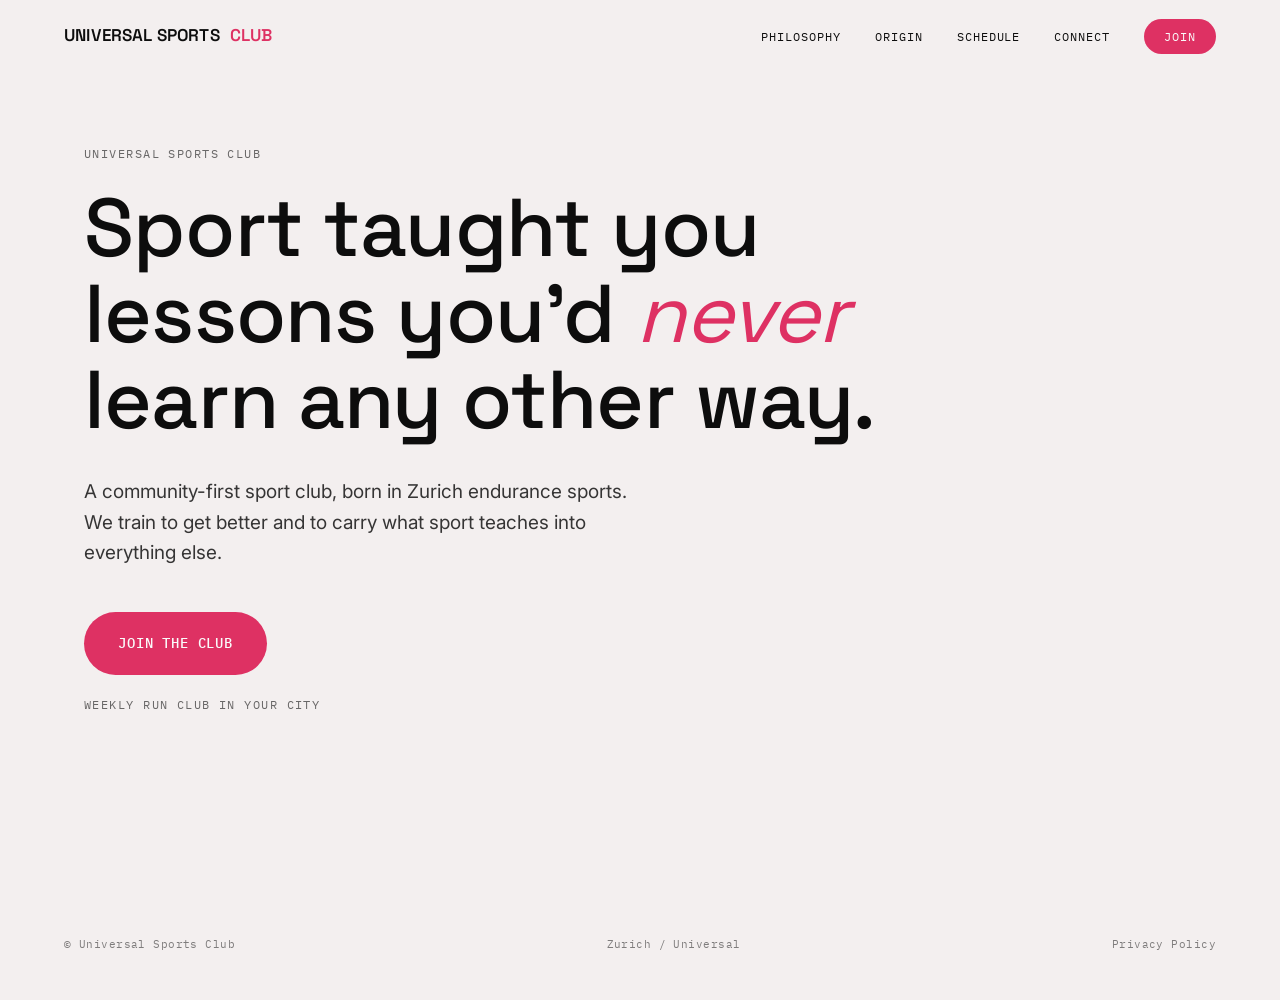
<file: index.html>
<!DOCTYPE html>
<html lang="en">
<head>
<meta charset="UTF-8">
<meta name="viewport" content="width=device-width, initial-scale=1.0">
<title>Universal Sports Club</title>
<meta name="description" content="Universal Sports Club is a community-first sport club to harness the lessons we've learned through sports, which are applicable for every area of life.">
<link rel="preconnect" href="https://fonts.googleapis.com">
<link rel="preconnect" href="https://fonts.gstatic.com" crossorigin>
<link href="https://fonts.googleapis.com/css2?family=Space+Grotesk:wght@400;500;600;700&family=Inter:wght@400;500;600&family=IBM+Plex+Mono:wght@400;500&display=swap" rel="stylesheet">
<link rel="stylesheet" href="style.css">
</head>
<body>

<header id="site-header">
  <a href="index.html" class="logo">UNIVERSAL SPORTS <span>CLUB</span></a>
  <nav>
    <ul>
      <li><a href="philosophy.html">Philosophy</a></li>
      <li><a href="origin.html">Origin</a></li>
      <li><a href="schedule.html">Schedule</a></li>
      <li><a href="connect.html">Connect</a></li>
      <li><a href="join.html" class="nav-cta">Join</a></li>
    </ul>
  </nav>
  <button id="nav-toggle" class="nav-toggle" aria-label="Toggle menu" aria-expanded="false">
    <span></span><span></span><span></span>
  </button>
</header>

<div id="mobile-menu">
  <a href="philosophy.html">Philosophy</a>
  <a href="origin.html">Origin</a>
  <a href="schedule.html">Schedule</a>
  <a href="connect.html">Connect</a>
  <a href="join.html" class="nav-cta">Join</a>
</div>

<section id="hero">
  <div class="eyebrow">Universal Sports Club</div>
  <h1>Sport taught you lessons you'd <em>never</em> learn any other way.</h1>
  <p class="lede">A community-first sport club, born in Zurich endurance sports. We train to get better and to carry what sport teaches into everything else.</p>
  <a href="join.html" class="btn-hero" style="margin-top:44px;">Join the club</a>
  <div class="eyebrow" style="margin-top:20px;">Weekly Run Club in your city</div>
</section>

<footer>
  <span>&copy; Universal Sports Club</span>
  <span>Zurich / Universal</span>
  <a href="privacy-policy.html">Privacy Policy</a>
</footer>

<script src="script.js"></script>
</body>
</html>
</file>
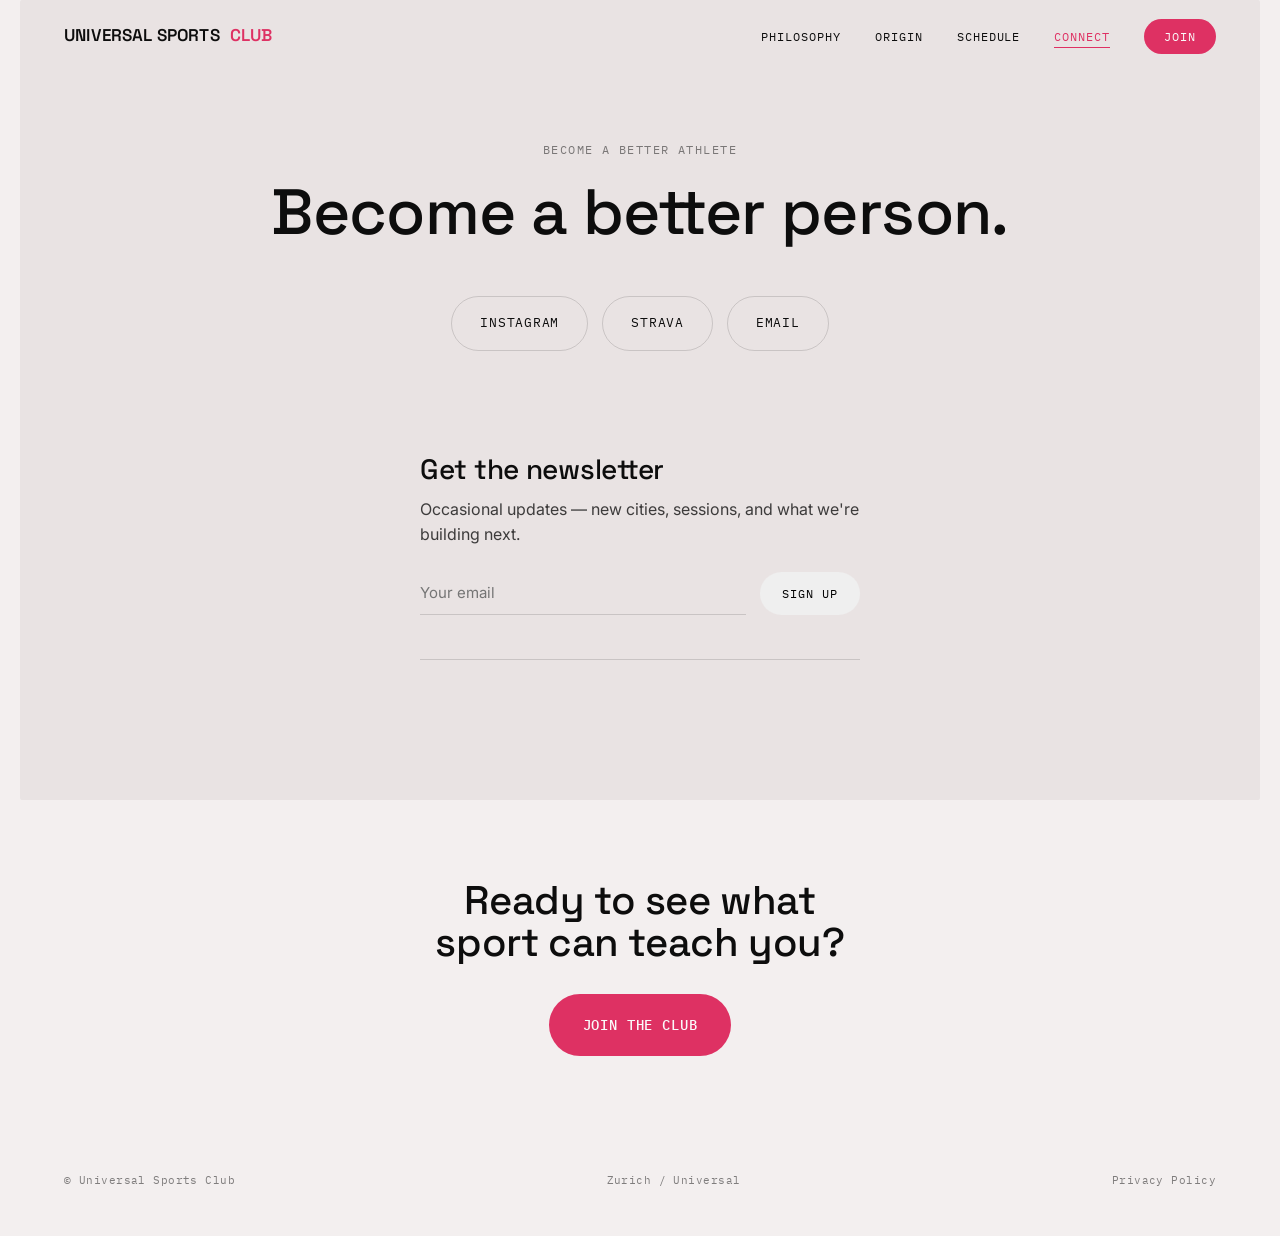
<file: connect.html>
<!DOCTYPE html>
<html lang="en">
<head>
<meta charset="UTF-8">
<meta name="viewport" content="width=device-width, initial-scale=1.0">
<title>Connect — Universal Sports Club</title>
<meta name="description" content="Follow Universal Sports Club on Instagram and Strava, or reach us by email.">
<link rel="preconnect" href="https://fonts.googleapis.com">
<link rel="preconnect" href="https://fonts.gstatic.com" crossorigin>
<link href="https://fonts.googleapis.com/css2?family=Space+Grotesk:wght@400;500;600;700&family=Inter:wght@400;500;600&family=IBM+Plex+Mono:wght@400;500&display=swap" rel="stylesheet">
<link rel="stylesheet" href="style.css">
</head>
<body>

<header id="site-header">
  <a href="index.html" class="logo">UNIVERSAL SPORTS <span>CLUB</span></a>
  <nav>
    <ul>
      <li><a href="philosophy.html">Philosophy</a></li>
      <li><a href="origin.html">Origin</a></li>
      <li><a href="schedule.html">Schedule</a></li>
      <li><a href="connect.html" class="active">Connect</a></li>
      <li><a href="join.html" class="nav-cta">Join</a></li>
    </ul>
  </nav>
  <button id="nav-toggle" class="nav-toggle" aria-label="Toggle menu" aria-expanded="false">
    <span></span><span></span><span></span>
  </button>
</header>

<div id="mobile-menu">
  <a href="philosophy.html">Philosophy</a>
  <a href="origin.html">Origin</a>
  <a href="schedule.html">Schedule</a>
  <a href="connect.html" class="active">Connect</a>
  <a href="join.html" class="nav-cta">Join</a>
</div>

<section id="connect" class="reveal">
  <div class="eyebrow">Become a better athlete</div>
  <h2>Become a better person.</h2>
  <div class="connect-links">
    <a href="https://instagram.com/universalsports.club/" target="_blank" rel="noopener">Instagram</a>
    <a href="https://strava.app.link/ljltwpUB54b" target="_blank" rel="noopener">Strava</a>
    <a href="mailto:contact@universalsportsclub.com">Email</a>
  </div>

  <div class="schedule-block" style="border-top:none; text-align:left; max-width:440px; margin:60px auto 0;">
    <h3>Get the newsletter</h3>
    <p>Occasional updates — new cities, sessions, and what we're building next.</p>
    <form class="inline-form" onsubmit="return handleNewsletterSignup(event)">
      <input type="hidden" name="_subject" value="Newsletter Signup — USC">
      <input type="email" name="email" placeholder="Your email" required>
      <button class="btn btn-outline" type="submit">Sign up</button>
    </form>
  </div>
</section>

<section class="reveal page-cta">
  <h2>Ready to see what sport can teach you?</h2>
  <a href="join.html" class="btn-hero">Join the club</a>
</section>

<footer>
  <span>&copy; Universal Sports Club</span>
  <span>Zurich / Universal</span>
  <a href="privacy-policy.html">Privacy Policy</a>
</footer>

<script src="script.js"></script>
</body>
</html>
</file>
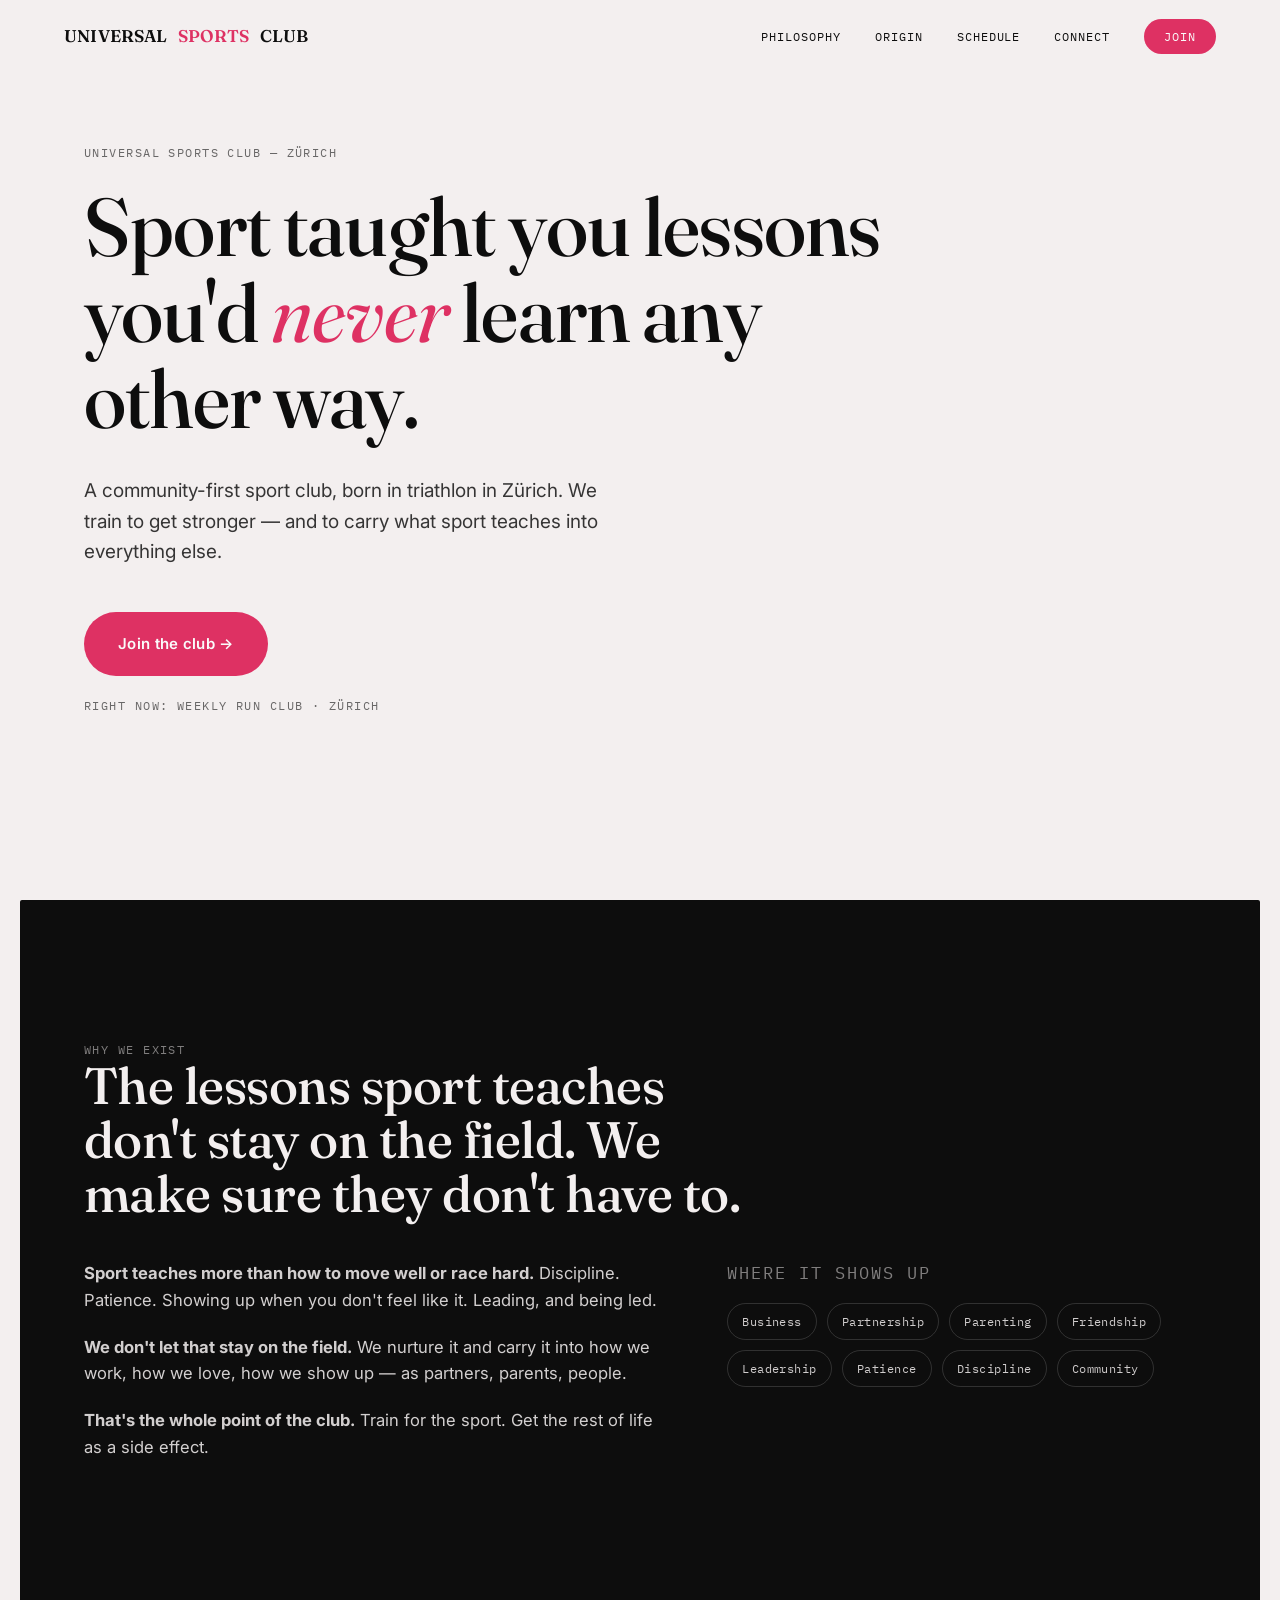
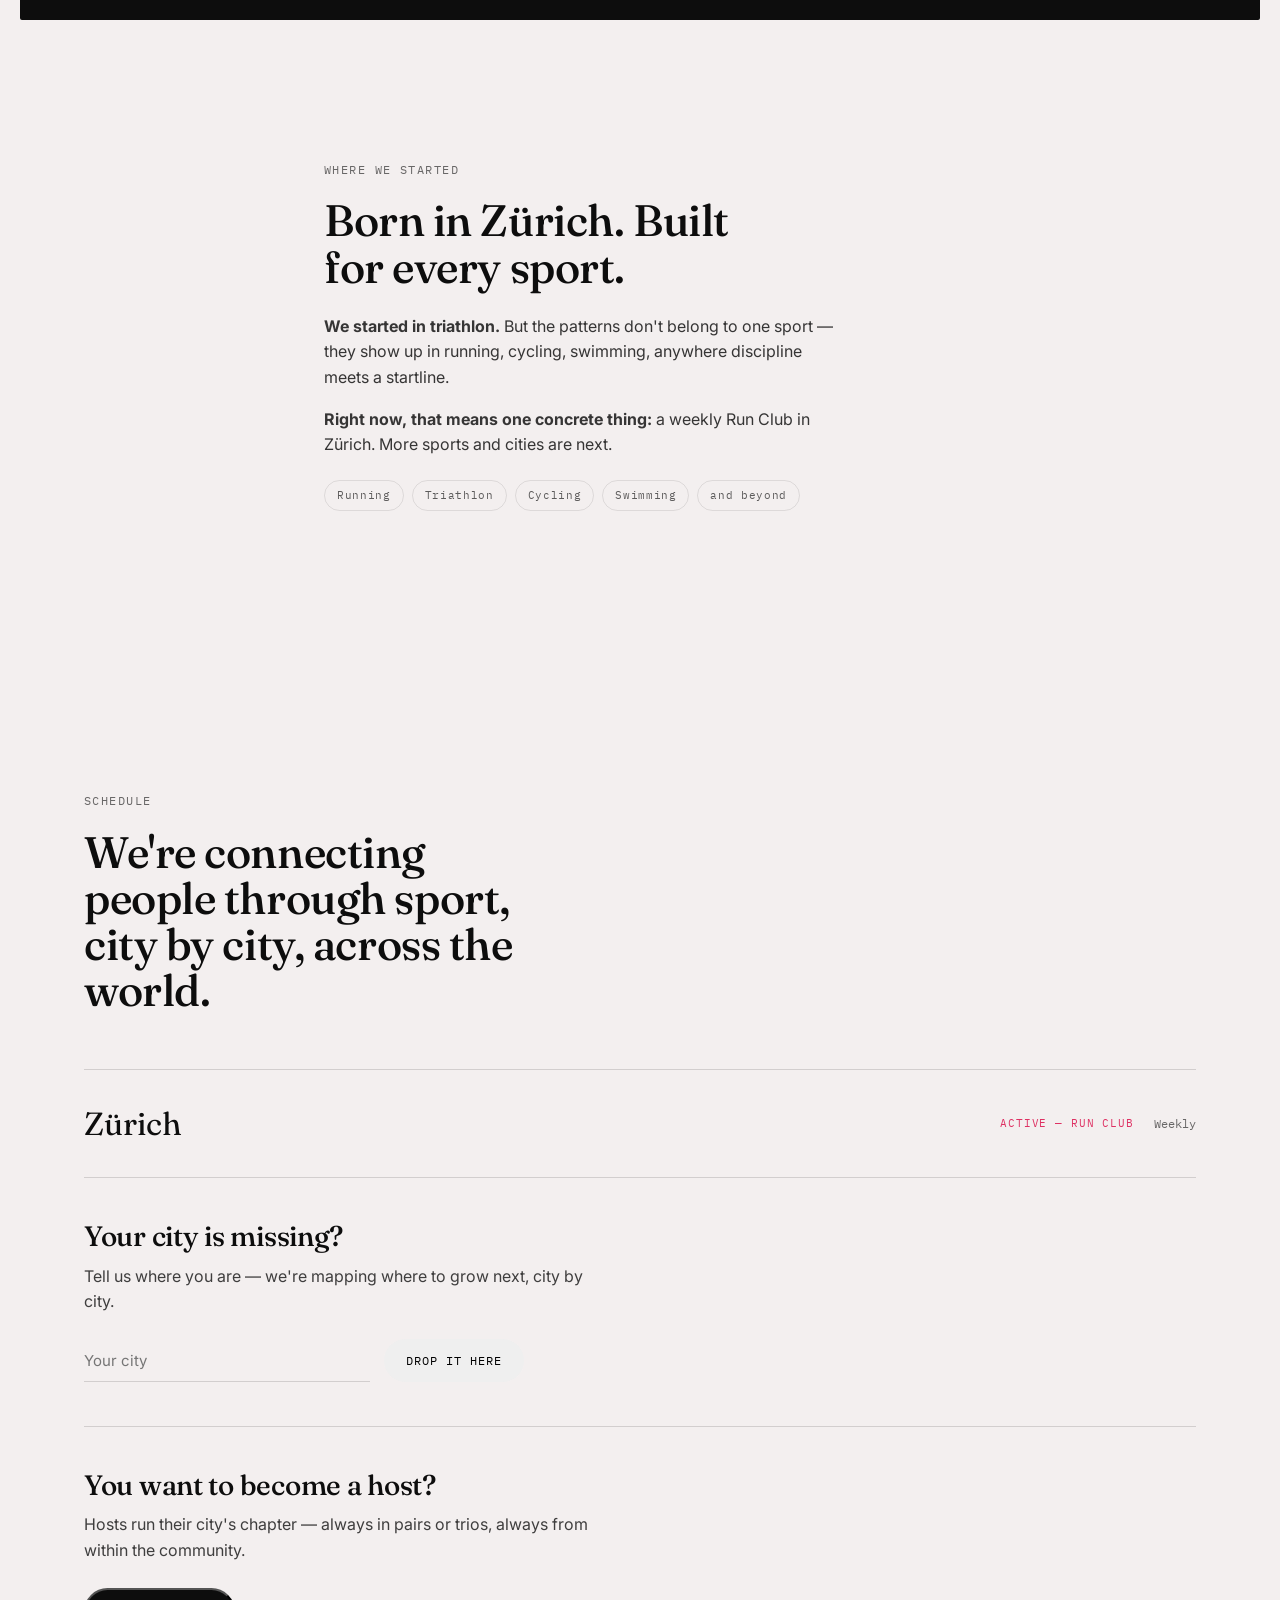
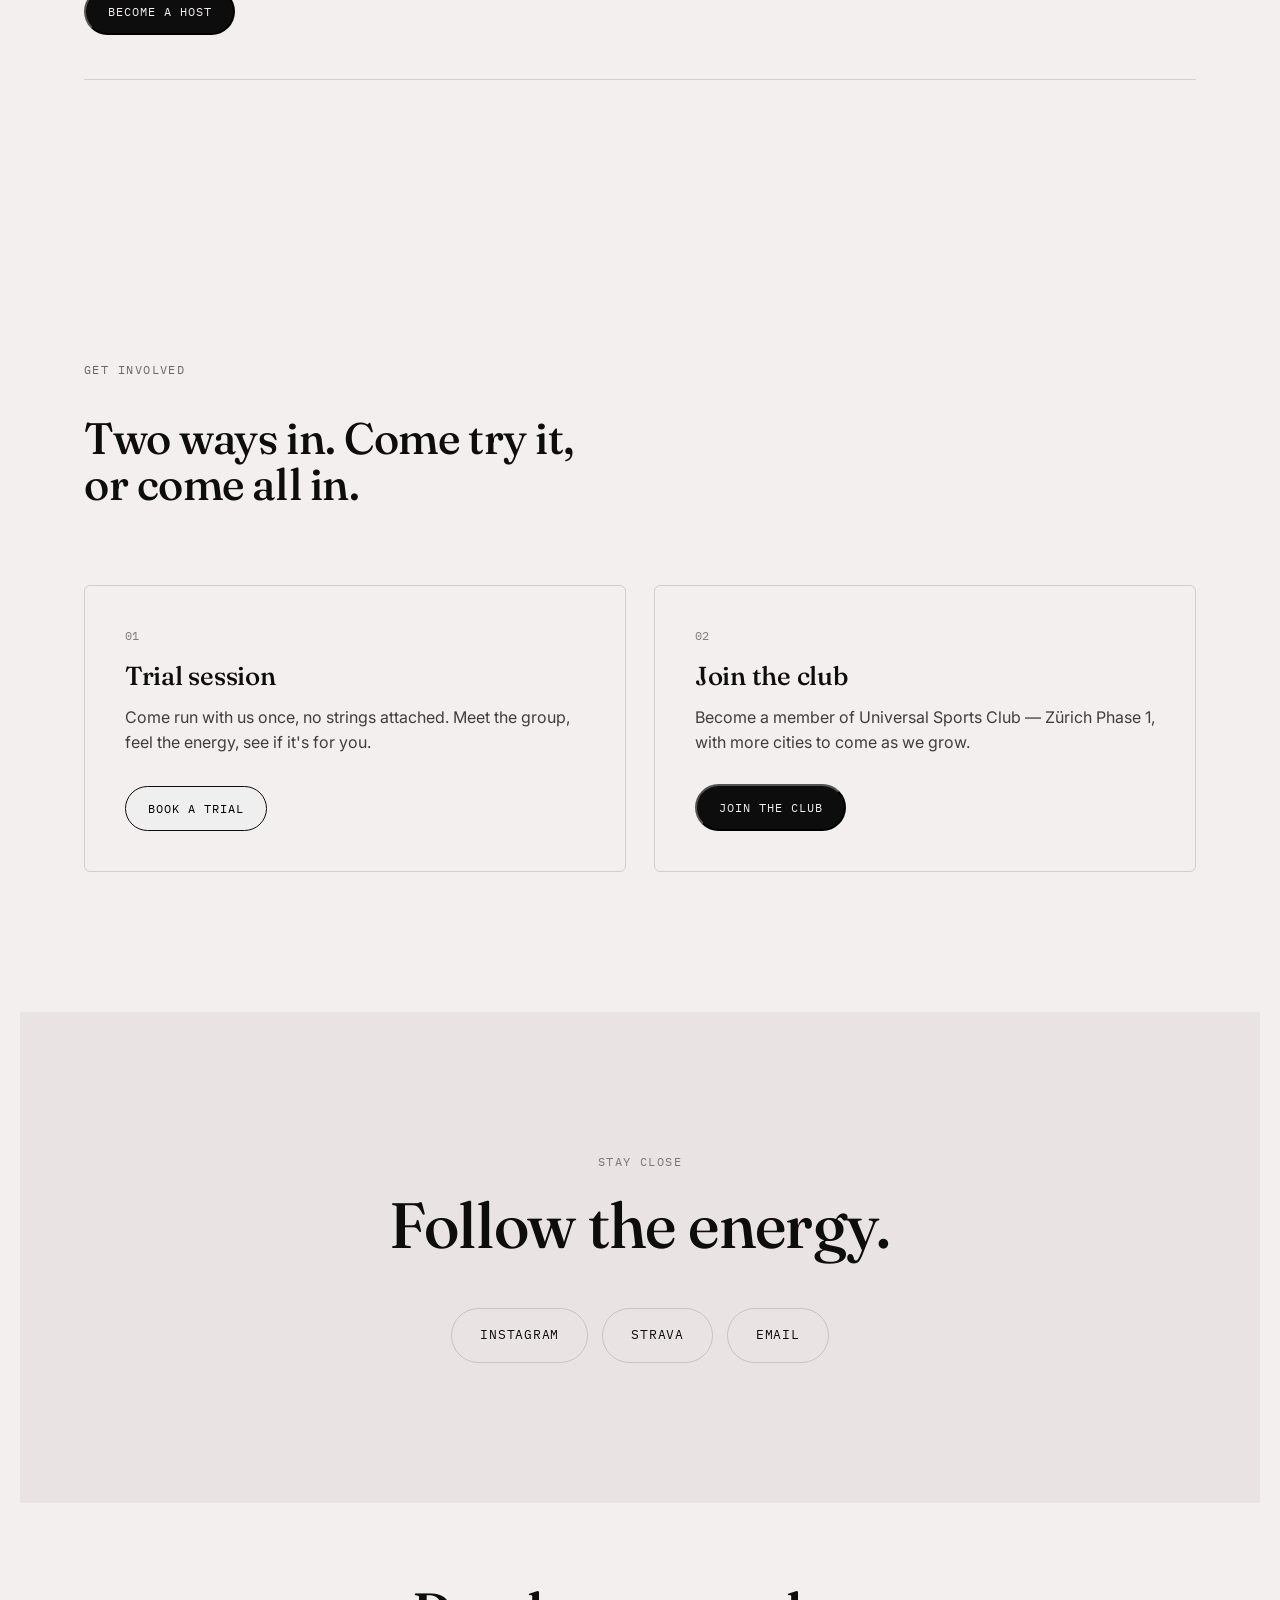
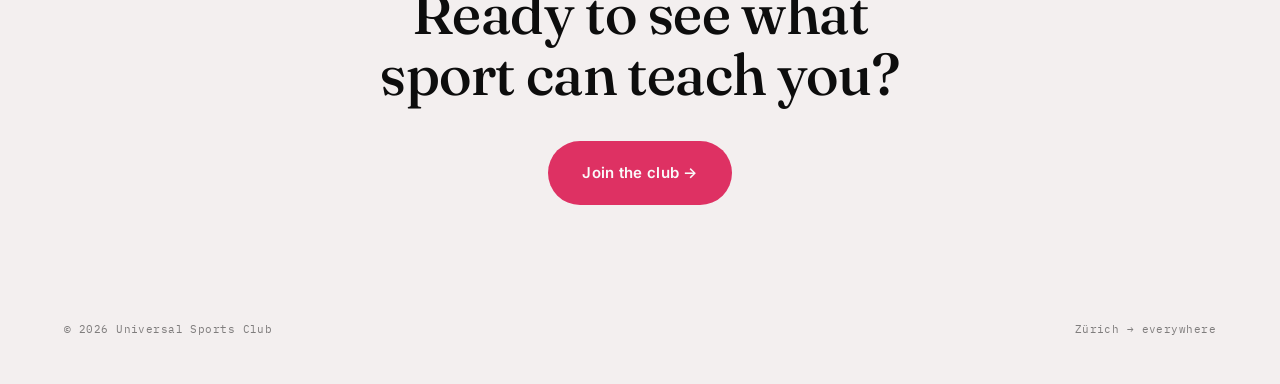
<file: index_USC Website.html>
<!DOCTYPE html>
<html lang="en">
<head>
<meta charset="UTF-8">
<meta name="viewport" content="width=device-width, initial-scale=1.0">
<title>Universal Sports Club — Zurich</title>
<meta name="description" content="Universal Sports Club — a community-first sport club, born in triathlon, running now in Zurich. Sport taught us lessons for every area of life. We're here to honour, nurture and share them.">
<link rel="preconnect" href="https://fonts.googleapis.com">
<link rel="preconnect" href="https://fonts.gstatic.com" crossorigin>
<link href="https://fonts.googleapis.com/css2?family=Fraunces:ital,opsz,wght@0,9..144,300;0,9..144,500;0,9..144,600;1,9..144,400;1,9..144,500&family=Inter:wght@400;500;600&family=IBM+Plex+Mono:wght@400;500&display=swap" rel="stylesheet">
<style>
  :root{
    --ink:#0D0D0D;
    --paper:#F3EFEF;
    --paper-alt:#E9E3E3;
    --ember:#DE3163;
    --moss:#0D0D0D;
    --line:rgba(13,13,13,0.14);
    --line-on-ink:rgba(250,250,250,0.18);
  }
  *{box-sizing:border-box; margin:0; padding:0;}
  html{scroll-behavior:smooth;}
  body{
    background:var(--paper);
    color:var(--ink);
    font-family:'Inter',sans-serif;
    font-size:16px;
    line-height:1.6;
    -webkit-font-smoothing:antialiased;
    overflow-x:hidden;
  }
  a{color:inherit; text-decoration:none;}
  .eyebrow{
    font-family:'IBM Plex Mono',monospace;
    font-size:12px;
    letter-spacing:0.12em;
    text-transform:uppercase;
    opacity:0.6;
  }
  h1,h2,h3{
    font-family:'Fraunces',serif;
    font-weight:500;
    line-height:1.05;
    letter-spacing:-0.01em;
  }
  em{font-style:italic; font-weight:400; color:var(--ember);}

  /* ---------- nav ---------- */
  header{
    position:fixed; top:0; left:0; right:0;
    z-index:50;
    display:flex; justify-content:space-between; align-items:center;
    padding:22px 5vw;
    transition:background 0.3s ease, border-color 0.3s ease, transform 0.35s ease;
  }
  header.scrolled{
    background:rgba(243,239,239,0.86);
    backdrop-filter:blur(8px);
    border-bottom:1px solid var(--line);
  }
  header.hide{
    transform:translateY(-110%);
  }
  .logo{
    font-family:'Fraunces',serif;
    font-weight:600;
    font-size:17px;
    letter-spacing:0.01em;
    display:flex; align-items:center; gap:10px;
  }
  .logo span{color:var(--ember);}
  nav ul{
    list-style:none;
    display:flex;
    align-items:center;
    gap:34px;
  }
  nav a{
    font-family:'IBM Plex Mono',monospace;
    font-size:12px;
    letter-spacing:0.08em;
    text-transform:uppercase;
    position:relative;
  }
  nav a::after{
    content:'';
    position:absolute; left:0; bottom:-4px;
    width:0; height:1px;
    background:var(--ink);
    transition:width 0.25s ease;
  }
  nav a:hover::after{width:100%;}
  nav a.nav-cta{
    background:var(--ember);
    color:#FAFAFA;
    padding:10px 20px;
    border-radius:100px;
    transition:background 0.2s ease;
  }
  nav a.nav-cta::after{display:none;}
  nav a.nav-cta:hover{background:#C22553;}
  .nav-toggle{display:none;}

  section{
    position:relative;
    z-index:1;
    padding:140px 5vw;
    max-width:1240px;
    margin:0 auto;
  }

  /* ---------- hero ---------- */
  #hero{
    min-height:100svh;
    display:flex; flex-direction:column; justify-content:center;
    padding-top:120px;
  }
  #hero .eyebrow{margin-bottom:22px;}
  #hero h1{
    font-size:clamp(38px, 6.4vw, 96px);
    max-width:16ch;
  }
  #hero .lede{
    margin-top:34px;
    max-width:46ch;
    font-size:clamp(16px,1.6vw,19px);
    opacity:0.82;
  }
  .scroll-cue{
    margin-top:80px;
    display:flex; align-items:center; gap:12px;
  }
  .scroll-cue .line{
    width:40px; height:1px; background:var(--ink); opacity:0.4;
    animation:pulse-line 2.4s ease-in-out infinite;
  }
  @keyframes pulse-line{
    0%,100%{transform:scaleX(1); opacity:0.4;}
    50%{transform:scaleX(1.4); opacity:0.9;}
  }

  /* ---------- reveal ---------- */
  .reveal{
    opacity:0; transform:translateY(24px);
    transition:opacity 0.8s ease, transform 0.8s ease;
  }
  .reveal.in{opacity:1; transform:translateY(0);}

  /* ---------- manifesto ---------- */
  #manifesto{
    background:var(--ink);
    color:var(--paper);
    border-radius:2px;
  }
  #manifesto .eyebrow{color:var(--paper); opacity:0.5;}
  #manifesto h2{
    font-size:clamp(28px,4vw,52px);
    max-width:20ch;
    margin-bottom:40px;
  }
  .manifesto-grid{
    display:grid;
    grid-template-columns:1.1fr 0.9fr;
    gap:70px;
    align-items:start;
  }
  .manifesto-grid p{
    font-size:clamp(15px,1.3vw,17px);
    opacity:0.86;
    margin-bottom:20px;
  }
  .life-areas{
    display:flex; flex-wrap:wrap; gap:10px;
    margin-top:8px;
  }
  .life-areas span{
    font-family:'IBM Plex Mono',monospace;
    font-size:12px;
    letter-spacing:0.04em;
    padding:8px 14px;
    border:1px solid var(--line-on-ink);
    border-radius:100px;
    opacity:0.85;
  }

  /* ---------- origin ---------- */
  #origin{
    max-width:760px;
  }
  #origin h2{font-size:clamp(26px,3.6vw,44px); margin-bottom:24px; max-width:14ch;}
  #origin p{max-width:52ch; opacity:0.82; margin-bottom:16px;}
  .sport-tags{display:flex; flex-wrap:wrap; gap:8px; margin-top:22px;}
  .sport-tags span{
    font-family:'IBM Plex Mono',monospace;
    font-size:11px; letter-spacing:0.06em;
    padding:6px 12px; border:1px solid var(--line); border-radius:100px;
    opacity:0.65;
  }

  /* ---------- schedule ---------- */
  #schedule .eyebrow{margin-bottom:18px;}
  #schedule h2{font-size:clamp(26px,3.6vw,44px); margin-bottom:56px; max-width:16ch;}
  .city-row{
    display:grid;
    grid-template-columns:1fr auto auto;
    gap:20px;
    align-items:center;
    padding:28px 0;
    border-top:1px solid var(--line);
  }
  .city-row:last-child{border-bottom:1px solid var(--line);}
  .city-row .city{
    font-family:'Fraunces',serif;
    font-size:clamp(22px,2.6vw,32px);
  }
  .city-row .status{
    font-family:'IBM Plex Mono',monospace;
    font-size:11px; letter-spacing:0.08em; text-transform:uppercase;
  }
  .city-row.active .status{color:var(--ember);}
  .city-row.upcoming{opacity:0.4;}
  .city-row .meta{
    font-family:'IBM Plex Mono',monospace;
    font-size:12px;
    text-align:right;
    opacity:0.6;
  }

  .schedule-block{
    padding:44px 0;
    border-top:1px solid var(--line);
  }
  .schedule-block:last-child{border-bottom:1px solid var(--line);}
  .schedule-block h3{
    font-size:clamp(20px,2.4vw,28px);
    margin-bottom:12px;
    font-weight:500;
  }
  .schedule-block p{opacity:0.78; max-width:52ch; margin-bottom:24px;}
  .inline-form{
    display:flex; gap:14px; max-width:440px;
  }
  .inline-form input{
    flex:1;
    background:transparent;
    border:none; border-bottom:1px solid var(--line);
    padding:10px 0;
    font-family:'Inter',sans-serif; font-size:15px;
    color:var(--ink);
  }
  .inline-form input:focus{outline:none; border-color:var(--ember);}
  .inline-form button{border:none; cursor:pointer; flex-shrink:0;}

  /* ---------- join ---------- */
  #join{
    display:grid;
    grid-template-columns:1fr 1fr;
    gap:28px;
  }
  #join .eyebrow{grid-column:1/-1; margin-bottom:8px;}
  #join h2{grid-column:1/-1; font-size:clamp(26px,3.6vw,44px); margin-bottom:50px; max-width:18ch;}
  .join-card{
    border:1px solid var(--line);
    border-radius:6px;
    padding:40px;
    display:flex; flex-direction:column;
    transition:border-color 0.25s ease, transform 0.25s ease;
  }
  .join-card:hover{border-color:var(--ink); transform:translateY(-4px);}
  .join-card .num{font-family:'IBM Plex Mono',monospace; font-size:12px; opacity:0.5; margin-bottom:18px;}
  .join-card h3{font-size:26px; margin-bottom:14px;}
  .join-card p{opacity:0.78; margin-bottom:28px; flex-grow:1;}
  .btn{
    display:inline-flex; align-items:center; gap:10px;
    font-family:'IBM Plex Mono',monospace; font-size:12px;
    letter-spacing:0.08em; text-transform:uppercase;
    padding:14px 22px; border-radius:100px;
    width:fit-content;
    transition:gap 0.25s ease, background 0.25s ease, color 0.25s ease;
  }
  .btn-solid{background:var(--ink); color:var(--paper);}
  .btn-solid:hover{gap:16px; background:var(--ember); color:var(--paper);}
  .btn-outline{border:1px solid var(--ink);}
  .btn-outline:hover{gap:16px; background:var(--ink); color:var(--paper);}

  .btn-hero{
    display:inline-flex; align-items:center; gap:12px;
    background:var(--ember); color:#FAFAFA;
    font-family:'Inter',sans-serif; font-weight:600;
    font-size:15px; letter-spacing:0.02em;
    padding:20px 34px; border-radius:100px;
    width:fit-content;
    transition:gap 0.25s ease, background 0.25s ease, transform 0.15s ease;
  }
  .btn-hero:hover{gap:18px; background:#C22553; transform:translateY(-2px);}

  /* form */
  #trial-form, #member-form, #host-form{
    display:none;
    margin-top:60px;
    padding-top:48px;
    border-top:1px solid var(--line);
  }
  #trial-form.open, #member-form.open, #host-form.open{display:block;}
  .form-grid{
    display:grid;
    grid-template-columns:1fr 1fr;
    gap:20px;
    max-width:640px;
  }
  .form-grid label{grid-column:1/-1; display:flex; flex-direction:column; gap:8px;}
  .form-grid label.full{grid-column:1/-1;}
  .form-grid span{font-family:'IBM Plex Mono',monospace; font-size:11px; letter-spacing:0.06em; text-transform:uppercase; opacity:0.6;}
  .form-grid input, .form-grid select, .form-grid textarea{
    background:transparent;
    border:none; border-bottom:1px solid var(--line);
    padding:10px 0;
    font-family:'Inter',sans-serif; font-size:15px;
    color:var(--ink);
  }
  .form-grid input:focus, .form-grid select:focus, .form-grid textarea:focus{
    outline:none; border-color:var(--ember);
  }
  .form-grid button{margin-top:12px; border:none; cursor:pointer;}
  .form-note{margin-top:20px; font-size:13px; opacity:0.6;}

  /* ---------- connect ---------- */
  #connect{
    background:var(--paper-alt);
    color:var(--ink);
    text-align:center;
    border-radius:2px;
  }
  #connect .eyebrow{color:var(--ink); opacity:0.5;}
  #connect h2{
    font-size:clamp(30px,5vw,64px);
    margin:20px 0 50px;
  }
  .connect-links{
    display:flex; justify-content:center; flex-wrap:wrap; gap:14px;
  }
  .connect-links a{
    font-family:'IBM Plex Mono',monospace;
    font-size:13px; letter-spacing:0.06em; text-transform:uppercase;
    padding:16px 28px;
    border:1px solid var(--line);
    border-radius:100px;
    transition:background 0.25s ease, border-color 0.25s ease, color 0.25s ease;
  }
  .connect-links a:hover{background:var(--ink); color:var(--paper); border-color:var(--ink);}

  footer{
    padding:36px 5vw 46px;
    display:flex; justify-content:space-between; align-items:center;
    font-family:'IBM Plex Mono',monospace;
    font-size:11px; letter-spacing:0.04em; opacity:0.5;
    position:relative; z-index:1;
  }

  @media (max-width:860px){
    .manifesto-grid, #origin, #join{grid-template-columns:1fr;}
    #origin{gap:40px;}
    nav ul{gap:20px;}
    .form-grid{grid-template-columns:1fr;}
    .city-row{grid-template-columns:1fr; gap:6px; text-align:left;}
    .city-row .meta{text-align:left;}
  }
  @media (max-width:640px){
    nav ul{display:none;}
  }

  @media (prefers-reduced-motion: reduce){
    html{scroll-behavior:auto;}
    .reveal{transition:none; opacity:1; transform:none;}
    .scroll-cue .line{animation:none;}
  }
</style>
</head>
<body>

<header id="site-header">
  <div class="logo">UNIVERSAL <span>SPORTS</span> CLUB</div>
  <nav>
    <ul>
      <li><a href="#manifesto">Philosophy</a></li>
      <li><a href="#origin">Origin</a></li>
      <li><a href="#schedule">Schedule</a></li>
      <li><a href="#connect">Connect</a></li>
      <li><a href="#join" class="nav-cta">Join</a></li>
    </ul>
  </nav>
</header>

<section id="hero">
  <div class="eyebrow">Universal Sports Club — Zürich</div>
  <h1>Sport taught you lessons you'd <em>never</em> learn any other way.</h1>
  <p class="lede">A community-first sport club, born in triathlon in Zürich. We train to get stronger — and to carry what sport teaches into everything else.</p>
  <a href="#join" class="btn-hero" style="margin-top:44px;">Join the club →</a>
  <div class="eyebrow" style="margin-top:20px;">Right now: weekly Run Club · Zürich</div>
</section>

<section id="manifesto" class="reveal">
  <div class="eyebrow">Why we exist</div>
  <h2>The lessons sport teaches don't stay on the field. We make sure they don't have to.</h2>
  <div class="manifesto-grid">
    <div>
      <p><strong>Sport teaches more than how to move well or race hard.</strong> Discipline. Patience. Showing up when you don't feel like it. Leading, and being led.</p>
      <p><strong>We don't let that stay on the field.</strong> We nurture it and carry it into how we work, how we love, how we show up — as partners, parents, people.</p>
      <p><strong>That's the whole point of the club.</strong> Train for the sport. Get the rest of life as a side effect.</p>
    </div>
    <div>
      <p class="eyebrow" style="margin-bottom:16px; opacity:0.5;">Where it shows up</p>
      <div class="life-areas">
        <span>Business</span>
        <span>Partnership</span>
        <span>Parenting</span>
        <span>Friendship</span>
        <span>Leadership</span>
        <span>Patience</span>
        <span>Discipline</span>
        <span>Community</span>
      </div>
    </div>
  </div>
</section>

<section id="origin" class="reveal">
  <div class="eyebrow" style="margin-bottom:18px;">Where we started</div>
  <h2>Born in Zürich. Built for every sport.</h2>
  <p><strong>We started in triathlon.</strong> But the patterns don't belong to one sport — they show up in running, cycling, swimming, anywhere discipline meets a startline.</p>
  <p><strong>Right now, that means one concrete thing:</strong> a weekly Run Club in Zürich. More sports and cities are next.</p>
  <div class="sport-tags">
    <span>Running</span>
    <span>Triathlon</span>
    <span>Cycling</span>
    <span>Swimming</span>
    <span>and beyond</span>
  </div>
</section>

<section id="schedule" class="reveal">
  <div class="eyebrow">Schedule</div>
  <h2>We're connecting people through sport, city by city, across the world.</h2>

  <div class="city-row active">
    <div class="city">Zürich</div>
    <div class="status">Active — Run Club</div>
    <div class="meta">Weekly</div>
  </div>

  <div class="schedule-block">
    <h3>Your city is missing?</h3>
    <p>Tell us where you are — we're mapping where to grow next, city by city.</p>
    <form class="inline-form" onsubmit="return handleCityRequest(event)">
      <input type="text" placeholder="Your city" required>
      <button class="btn btn-outline" type="submit">Drop it here</button>
    </form>
  </div>

  <div class="schedule-block">
    <h3>You want to become a host?</h3>
    <p>Hosts run their city's chapter — always in pairs or trios, always from within the community.</p>
    <button class="btn btn-solid" onclick="toggleForm('host-form')" type="button">Become a host</button>
    <form id="host-form" class="form-grid" onsubmit="return handleSubmit(event,'host')">
      <label><span>Name</span><input type="text" required></label>
      <label><span>Email</span><input type="email" required></label>
      <label><span>City you'd host</span><input type="text" required></label>
      <label class="full"><span>Why you?</span><textarea rows="3"></textarea></label>
      <button class="btn btn-solid" type="submit">Submit application</button>
      <p class="form-note full">We'll follow up personally — hosts always start alongside an existing member.</p>
    </form>
  </div>
</section>

<section id="join" class="reveal">
  <div class="eyebrow">Get involved</div>
  <h2>Two ways in. Come try it, or come all in.</h2>

  <div class="join-card">
    <div class="num">01</div>
    <h3>Trial session</h3>
    <p>Come run with us once, no strings attached. Meet the group, feel the energy, see if it's for you.</p>
    <button class="btn btn-outline" onclick="toggleForm('trial-form')" type="button">Book a trial</button>
  </div>

  <div class="join-card">
    <div class="num">02</div>
    <h3>Join the club</h3>
    <p>Become a member of Universal Sports Club — Zürich Phase 1, with more cities to come as we grow.</p>
    <button class="btn btn-solid" onclick="toggleForm('member-form')" type="button">Join the club</button>
  </div>

  <form id="trial-form" class="form-grid" onsubmit="return handleSubmit(event,'trial')">
    <label><span>Name</span><input type="text" required></label>
    <label><span>Email</span><input type="email" required></label>
    <label class="full"><span>Preferred day/time</span><input type="text" placeholder="e.g. Tuesday evening"></label>
    <button class="btn btn-solid" type="submit">Send</button>
    <p class="form-note full">We'll reply with the next available trial slot in Zürich.</p>
  </form>

  <form id="member-form" class="form-grid" onsubmit="return handleSubmit(event,'member')">
    <label><span>Name</span><input type="text" required></label>
    <label><span>Email</span><input type="email" required></label>
    <label><span>City</span><input type="text" value="Zürich"></label>
    <label><span>Main sport</span><input type="text" placeholder="Running, triathlon, ..."></label>
    <label class="full"><span>Why do you want to join?</span><textarea rows="3"></textarea></label>
    <button class="btn btn-solid" type="submit">Submit application</button>
    <p class="form-note full">Membership is by application — we'll follow up personally.</p>
  </form>
</section>

<section id="connect" class="reveal">
  <div class="eyebrow">Stay close</div>
  <h2>Follow the energy.</h2>
  <div class="connect-links">
    <a href="https://instagram.com/" target="_blank" rel="noopener">Instagram</a>
    <a href="https://strava.com/" target="_blank" rel="noopener">Strava</a>
    <a href="mailto:hello@universalsportsclub.com">Email</a>
  </div>
</section>

<section id="final-cta" class="reveal" style="text-align:center; padding-top:80px; padding-bottom:80px;">
  <h2 style="font-size:clamp(28px,4.6vw,58px); max-width:16ch; margin:0 auto 36px;">Ready to see what sport can teach you?</h2>
  <a href="#join" class="btn-hero">Join the club →</a>
</section>

<footer>
  <span>© 2026 Universal Sports Club</span>
  <span>Zürich → everywhere</span>
</footer>

<script>
  // header: background once scrolled, hide on scroll-down, reveal on scroll-up
  const header = document.getElementById('site-header');
  let lastY = window.scrollY;
  window.addEventListener('scroll', () => {
    const y = window.scrollY;
    header.classList.toggle('scrolled', y > 40);
    if(y > lastY && y > 120){
      header.classList.add('hide');
    } else {
      header.classList.remove('hide');
    }
    lastY = y;
  });

  // reveal on scroll
  const revealEls = document.querySelectorAll('.reveal');
  const io = new IntersectionObserver((entries) => {
    entries.forEach(e => { if(e.isIntersecting) e.target.classList.add('in'); });
  }, { threshold: 0.15 });
  revealEls.forEach(el => io.observe(el));

  // forms
  const allForms = ['trial-form', 'member-form', 'host-form'];
  function toggleForm(id){
    const el = document.getElementById(id);
    const wasOpen = el.classList.contains('open');
    allForms.forEach(fid => document.getElementById(fid).classList.remove('open'));
    if(!wasOpen){
      el.classList.add('open');
      el.scrollIntoView({behavior:'smooth', block:'center'});
    }
  }
  function handleSubmit(e, type){
    e.preventDefault();
    const messages = {
      trial: "Thanks — we'll be in touch about your trial session!",
      member: "Thanks — we'll review your application and follow up!",
      host: "Thanks — we'll review your host application and follow up personally!"
    };
    alert(messages[type]);
    e.target.reset();
    return false;
  }
  function handleCityRequest(e){
    e.preventDefault();
    alert("Thanks — noted! We're mapping demand city by city.");
    e.target.reset();
    return false;
  }
</script>

</body>
</html>
</file>
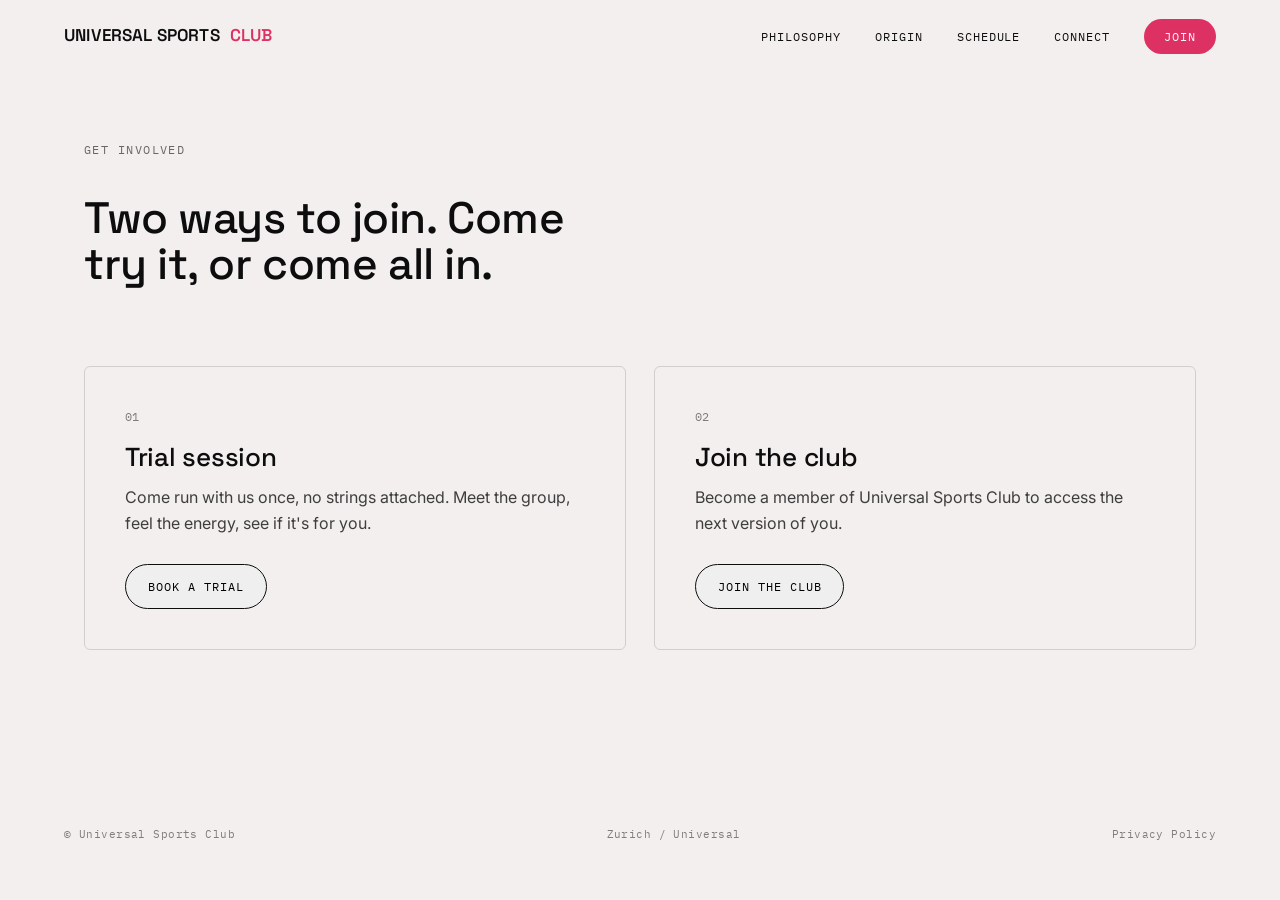
<file: join.html>
<!DOCTYPE html>
<html lang="en">
<head>
<meta charset="UTF-8">
<meta name="viewport" content="width=device-width, initial-scale=1.0">
<title>Join — Universal Sports Club</title>
<meta name="description" content="Join Universal Sports Club — book a trial session or apply for membership in Zürich.">
<link rel="preconnect" href="https://fonts.googleapis.com">
<link rel="preconnect" href="https://fonts.gstatic.com" crossorigin>
<link href="https://fonts.googleapis.com/css2?family=Space+Grotesk:wght@400;500;600;700&family=Inter:wght@400;500;600&family=IBM+Plex+Mono:wght@400;500&display=swap" rel="stylesheet">
<link rel="stylesheet" href="style.css">
</head>
<body>

<header id="site-header">
  <a href="index.html" class="logo">UNIVERSAL SPORTS <span>CLUB</span></a>
  <nav>
    <ul>
      <li><a href="philosophy.html">Philosophy</a></li>
      <li><a href="origin.html">Origin</a></li>
      <li><a href="schedule.html">Schedule</a></li>
      <li><a href="connect.html">Connect</a></li>
      <li><a href="join.html" class="nav-cta active">Join</a></li>
    </ul>
  </nav>
  <button id="nav-toggle" class="nav-toggle" aria-label="Toggle menu" aria-expanded="false">
    <span></span><span></span><span></span>
  </button>
</header>

<div id="mobile-menu">
  <a href="philosophy.html">Philosophy</a>
  <a href="origin.html">Origin</a>
  <a href="schedule.html">Schedule</a>
  <a href="connect.html">Connect</a>
  <a href="join.html" class="nav-cta active">Join</a>
</div>

<section id="join" class="reveal">
  <div class="eyebrow">Get involved</div>
  <h2>Two ways to join. Come try it, or come all in.</h2>

  <div class="join-card">
    <div class="num">01</div>
    <h3>Trial session</h3>
    <p>Come run with us once, no strings attached. Meet the group, feel the energy, see if it's for you.</p>
    <button class="btn btn-outline" onclick="toggleForm('trial-form')" type="button">Book a trial</button>
  </div>

  <div class="join-card">
    <div class="num">02</div>
    <h3>Join the club</h3>
    <p>Become a member of Universal Sports Club to access the next version of you.</p>
    <button class="btn btn-outline" onclick="toggleForm('member-form')" type="button">Join the club</button>
  </div>

  <form id="trial-form" class="form-grid" onsubmit="return handleSubmit(event,'trial')">
    <input type="hidden" name="_subject" value="New Trial Session Request — USC">
    <label><span>Name</span><input type="text" name="name" required></label>
    <label><span>Email</span><input type="email" name="email" required></label>
    <label class="full"><span>Preferred day/time</span><input type="text" name="preferred_time" placeholder="e.g. Tuesday evening"></label>
    <button class="btn btn-solid" type="submit">Send</button>
    <p class="form-note full">We'll reply with the next available trial slot in your city.</p>
  </form>

  <form id="member-form" class="form-grid" onsubmit="return handleSubmit(event,'member')">
    <input type="hidden" name="_subject" value="New Membership Application — USC">
    <label><span>Name</span><input type="text" name="name" required></label>
    <label><span>Email</span><input type="email" name="email" required></label>
    <label><span>City</span><input type="text" name="city" value="Zurich"></label>
    <label><span>Main sport</span><input type="text" name="main_sport" placeholder="Running, triathlon, ..."></label>
    <label class="full"><span>Why do you want to join?</span><textarea name="reason" rows="3"></textarea></label>
    <button class="btn btn-solid" type="submit">Submit application</button>
    <p class="form-note full">Apply for a membership, and we'll follow up directly with you.</p>
  </form>
</section>

<footer>
  <span>&copy; Universal Sports Club</span>
  <span>Zurich / Universal</span>
  <a href="privacy-policy.html">Privacy Policy</a>
</footer>

<script src="script.js"></script>
</body>
</html>
</file>
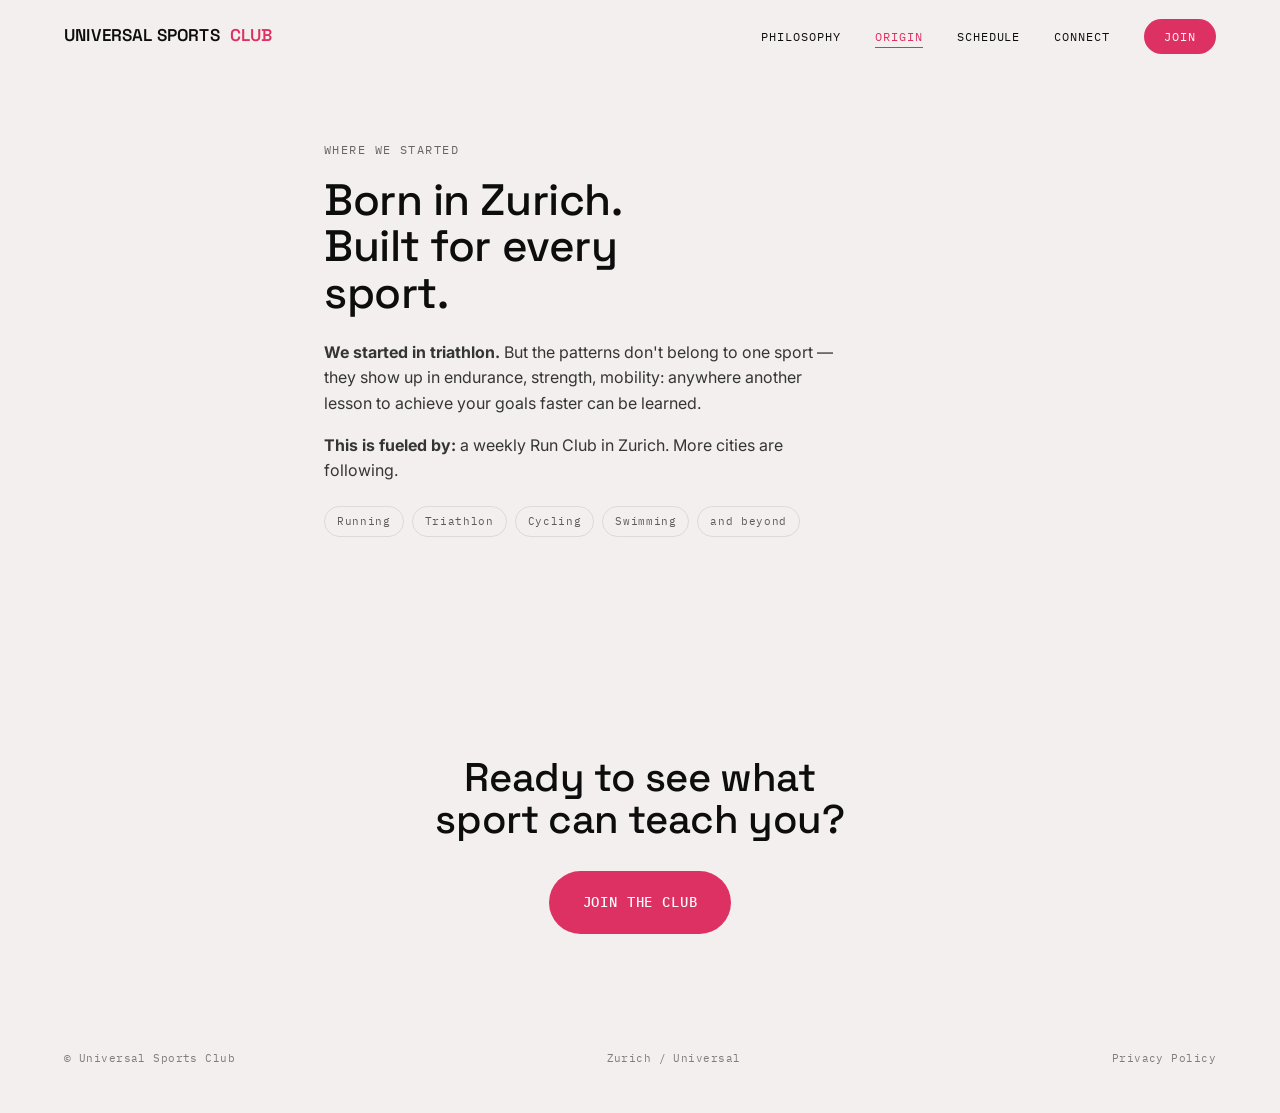
<file: origin.html>
<!DOCTYPE html>
<html lang="en">
<head>
<meta charset="UTF-8">
<meta name="viewport" content="width=device-width, initial-scale=1.0">
<title>Origin — Universal Sports Club</title>
<meta name="description" content="Universal Sports Club started in triathlon, in Zürich — built for every sport since.">
<link rel="preconnect" href="https://fonts.googleapis.com">
<link rel="preconnect" href="https://fonts.gstatic.com" crossorigin>
<link href="https://fonts.googleapis.com/css2?family=Space+Grotesk:wght@400;500;600;700&family=Inter:wght@400;500;600&family=IBM+Plex+Mono:wght@400;500&display=swap" rel="stylesheet">
<link rel="stylesheet" href="style.css">
</head>
<body>

<header id="site-header">
  <a href="index.html" class="logo">UNIVERSAL SPORTS <span>CLUB</span></a>
  <nav>
    <ul>
      <li><a href="philosophy.html">Philosophy</a></li>
      <li><a href="origin.html" class="active">Origin</a></li>
      <li><a href="schedule.html">Schedule</a></li>
      <li><a href="connect.html">Connect</a></li>
      <li><a href="join.html" class="nav-cta">Join</a></li>
    </ul>
  </nav>
  <button id="nav-toggle" class="nav-toggle" aria-label="Toggle menu" aria-expanded="false">
    <span></span><span></span><span></span>
  </button>
</header>

<div id="mobile-menu">
  <a href="philosophy.html">Philosophy</a>
  <a href="origin.html" class="active">Origin</a>
  <a href="schedule.html">Schedule</a>
  <a href="connect.html">Connect</a>
  <a href="join.html" class="nav-cta">Join</a>
</div>

<section id="origin" class="reveal">
  <div class="eyebrow" style="margin-bottom:18px;">Where we started</div>
  <h2>Born in Zurich. Built for every sport.</h2>
  <p><strong>We started in triathlon.</strong> But the patterns don't belong to one sport — they show up in endurance, strength, mobility: anywhere another lesson to achieve your goals faster can be learned.</p>
  <p><strong>This is fueled by:</strong> a weekly Run Club in Zurich. More cities are following.</p>
  <div class="sport-tags">
    <span>Running</span>
    <span>Triathlon</span>
    <span>Cycling</span>
    <span>Swimming</span>
    <span>and beyond</span>
  </div>
</section>

<section class="reveal page-cta">
  <h2>Ready to see what sport can teach you?</h2>
  <a href="join.html" class="btn-hero">Join the club</a>
</section>

<footer>
  <span>&copy; Universal Sports Club</span>
  <span>Zurich / Universal</span>
  <a href="privacy-policy.html">Privacy Policy</a>
</footer>

<script src="script.js"></script>
</body>
</html>
</file>
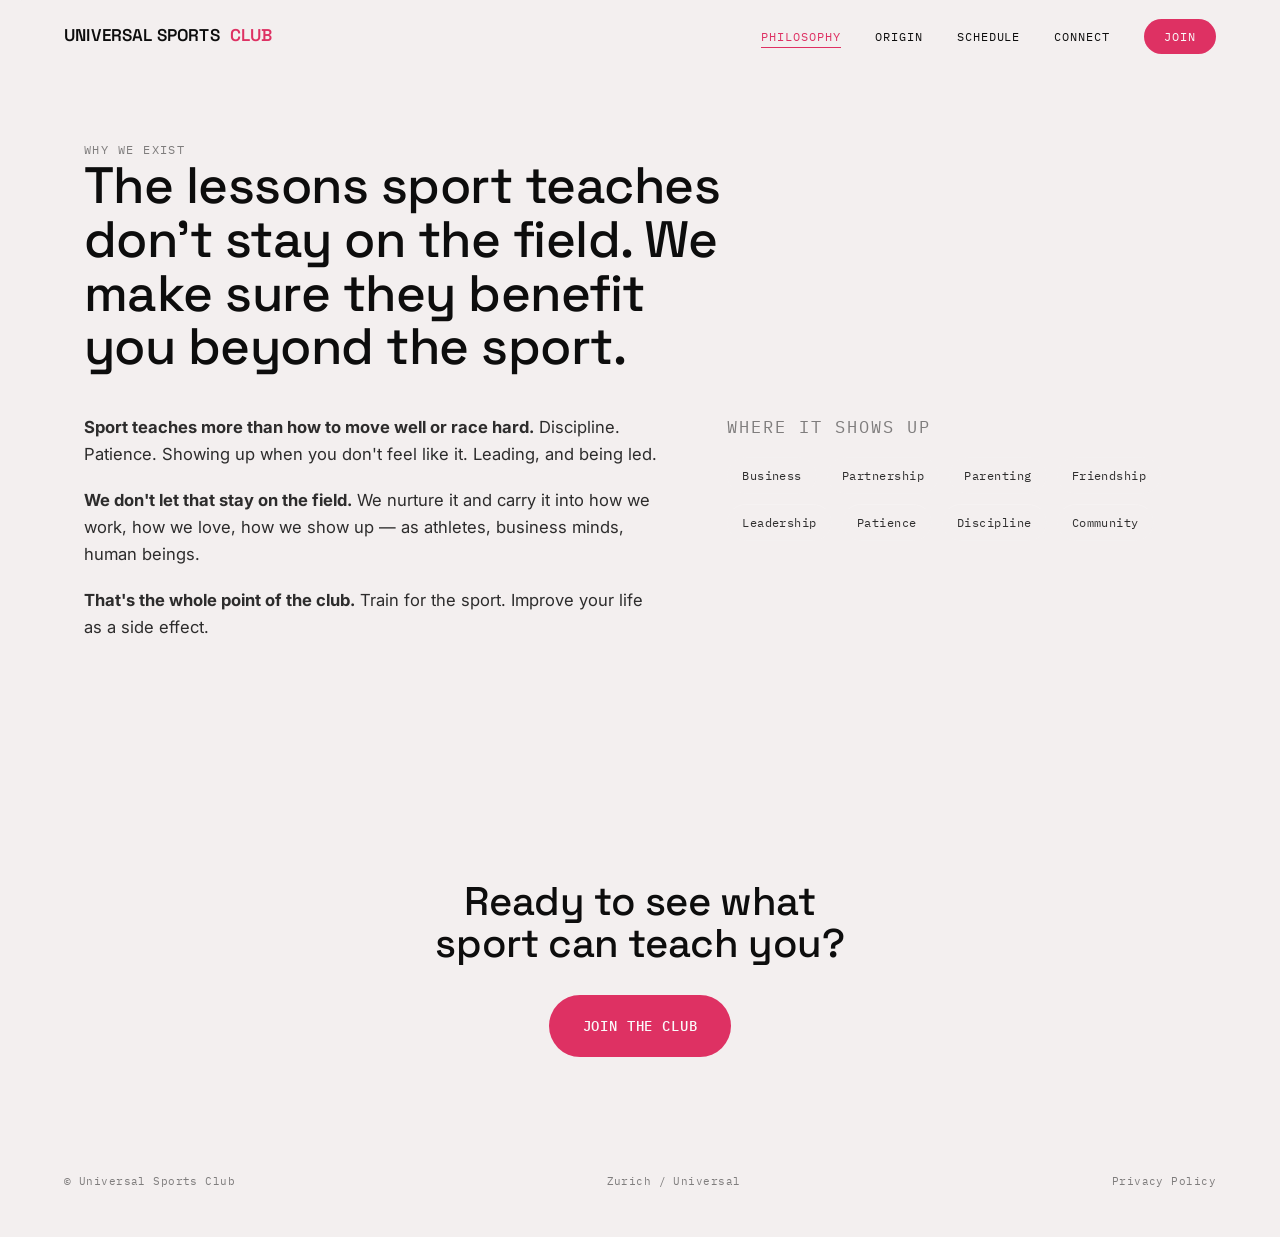
<file: philosophy.html>
<!DOCTYPE html>
<html lang="en">
<head>
<meta charset="UTF-8">
<meta name="viewport" content="width=device-width, initial-scale=1.0">
<title>Philosophy — Universal Sports Club</title>
<meta name="description" content="Why Universal Sports Club exists — the lessons sport teaches, and why we carry them into every part of life.">
<link rel="preconnect" href="https://fonts.googleapis.com">
<link rel="preconnect" href="https://fonts.gstatic.com" crossorigin>
<link href="https://fonts.googleapis.com/css2?family=Space+Grotesk:wght@400;500;600;700&family=Inter:wght@400;500;600&family=IBM+Plex+Mono:wght@400;500&display=swap" rel="stylesheet">
<link rel="stylesheet" href="style.css">
</head>
<body>

<header id="site-header">
  <a href="index.html" class="logo">UNIVERSAL SPORTS <span>CLUB</span></a>
  <nav>
    <ul>
      <li><a href="philosophy.html" class="active">Philosophy</a></li>
      <li><a href="origin.html">Origin</a></li>
      <li><a href="schedule.html">Schedule</a></li>
      <li><a href="connect.html">Connect</a></li>
      <li><a href="join.html" class="nav-cta">Join</a></li>
    </ul>
  </nav>
  <button id="nav-toggle" class="nav-toggle" aria-label="Toggle menu" aria-expanded="false">
    <span></span><span></span><span></span>
  </button>
</header>

<div id="mobile-menu">
  <a href="philosophy.html" class="active">Philosophy</a>
  <a href="origin.html">Origin</a>
  <a href="schedule.html">Schedule</a>
  <a href="connect.html">Connect</a>
  <a href="join.html" class="nav-cta">Join</a>
</div>

<section id="manifesto" class="reveal">
  <div class="eyebrow">Why we exist</div>
  <h2>The lessons sport teaches don't stay on the field. We make sure they benefit you beyond the sport.</h2>
  <div class="manifesto-grid">
    <div>
      <p><strong>Sport teaches more than how to move well or race hard.</strong> Discipline. Patience. Showing up when you don't feel like it. Leading, and being led.</p>
      <p><strong>We don't let that stay on the field.</strong> We nurture it and carry it into how we work, how we love, how we show up — as athletes, business minds, human beings.</p>
      <p><strong>That's the whole point of the club.</strong> Train for the sport. Improve your life as a side effect.</p>
    </div>
    <div>
      <p class="eyebrow" style="margin-bottom:16px; opacity:0.5;">Where it shows up</p>
      <div class="life-areas">
        <span>Business</span>
        <span>Partnership</span>
        <span>Parenting</span>
        <span>Friendship</span>
        <span>Leadership</span>
        <span>Patience</span>
        <span>Discipline</span>
        <span>Community</span>
      </div>
    </div>
  </div>
</section>

<section class="reveal page-cta">
  <h2>Ready to see what sport can teach you?</h2>
  <a href="join.html" class="btn-hero">Join the club</a>
</section>

<footer>
  <span>&copy; Universal Sports Club</span>
  <span>Zurich / Universal</span>
  <a href="privacy-policy.html">Privacy Policy</a>
</footer>

<script src="script.js"></script>
</body>
</html>
</file>
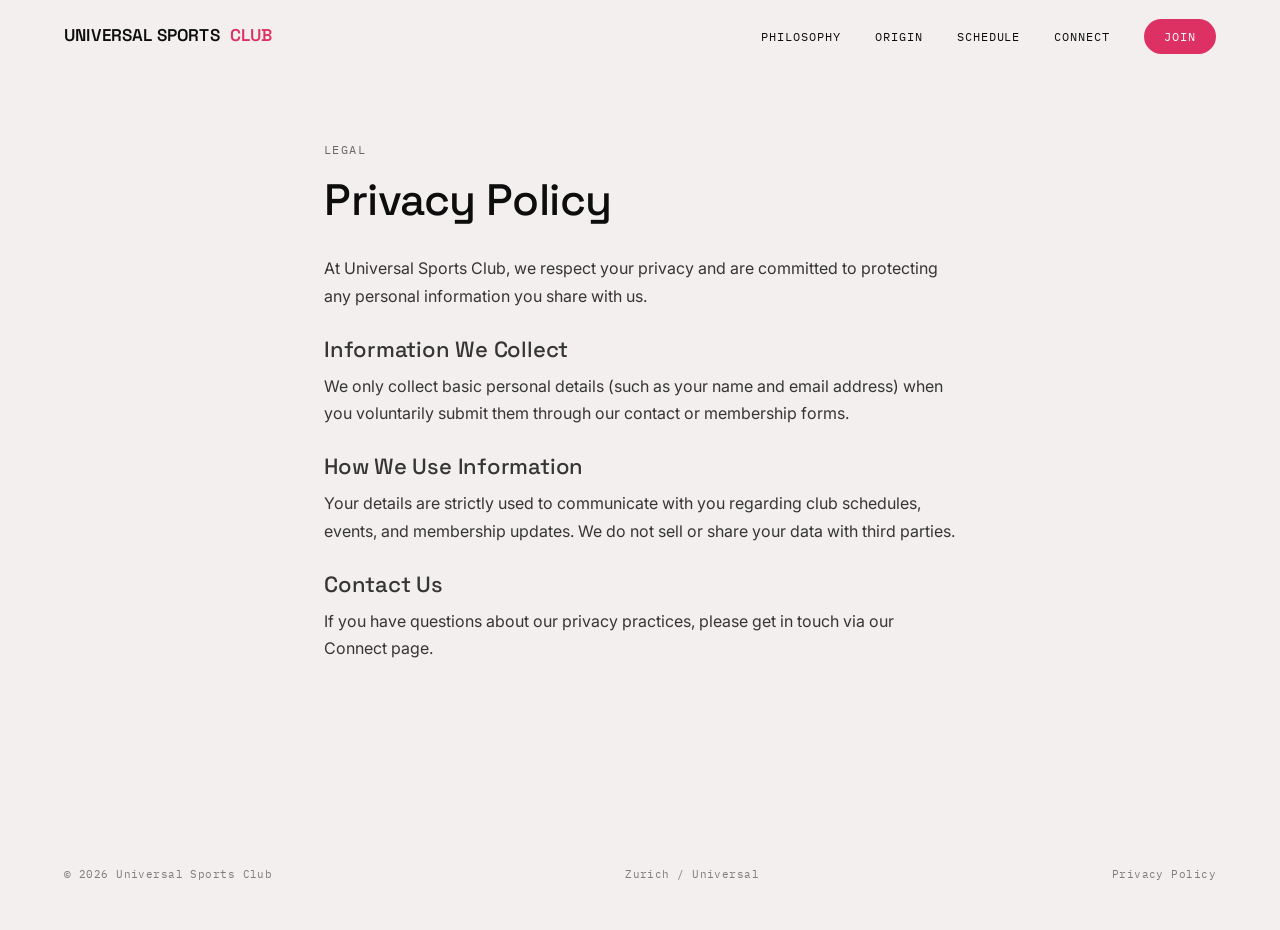
<file: privacy-policy.html>
<!DOCTYPE html>
<html lang="en">
<head>
<meta charset="UTF-8">
<meta name="viewport" content="width=device-width, initial-scale=1.0">
<title>Privacy Policy — Universal Sports Club</title>
<meta name="description" content="Privacy Policy for Universal Sports Club.">
<link rel="preconnect" href="https://fonts.googleapis.com">
<link rel="preconnect" href="https://fonts.gstatic.com" crossorigin>
<link href="https://fonts.googleapis.com/css2?family=Space+Grotesk:wght@400;500;600;700&family=Inter:wght@400;500;600&family=IBM+Plex+Mono:wght@400;500&display=swap" rel="stylesheet">
<link rel="stylesheet" href="style.css">
</head>
<body>

<header id="site-header">
  <a href="index.html" class="logo">UNIVERSAL SPORTS <span>CLUB</span></a>
  <nav>
    <ul>
      <li><a href="philosophy.html">Philosophy</a></li>
      <li><a href="origin.html">Origin</a></li>
      <li><a href="schedule.html">Schedule</a></li>
      <li><a href="connect.html">Connect</a></li>
      <li><a href="join.html" class="nav-cta">Join</a></li>
    </ul>
  </nav>
  <button id="nav-toggle" class="nav-toggle" aria-label="Toggle menu" aria-expanded="false">
    <span></span><span></span><span></span>
  </button>
</header>

<div id="mobile-menu">
  <a href="philosophy.html">Philosophy</a>
  <a href="origin.html">Origin</a>
  <a href="schedule.html">Schedule</a>
  <a href="connect.html">Connect</a>
  <a href="join.html" class="nav-cta">Join</a>
</div>

<section class="reveal" style="max-width:760px;">
  <div class="eyebrow" style="margin-bottom:18px;">Legal</div>
  <h2 style="font-size:clamp(26px,3.6vw,44px); margin-bottom:32px;">Privacy Policy</h2>

  <div style="opacity:0.82; line-height:1.7;">
    <p style="margin-bottom:28px;">At Universal Sports Club, we respect your privacy and are committed to protecting any personal information you share with us.</p>

    <h3 style="font-size:22px; margin-bottom:12px; font-weight:500;">Information We Collect</h3>
    <p style="margin-bottom:28px;">We only collect basic personal details (such as your name and email address) when you voluntarily submit them through our contact or membership forms.</p>

    <h3 style="font-size:22px; margin-bottom:12px; font-weight:500;">How We Use Information</h3>
    <p style="margin-bottom:28px;">Your details are strictly used to communicate with you regarding club schedules, events, and membership updates. We do not sell or share your data with third parties.</p>

    <h3 style="font-size:22px; margin-bottom:12px; font-weight:500;">Contact Us</h3>
    <p style="margin-bottom:28px;">If you have questions about our privacy practices, please get in touch via our Connect page.</p>
  </div>
</section>

<footer>
  <span>© 2026 Universal Sports Club</span>
  <span>Zurich / Universal</span>
  <a href="privacy-policy.html">Privacy Policy</a>
</footer>

<script src="script.js"></script>
</body>
</html>
</file>
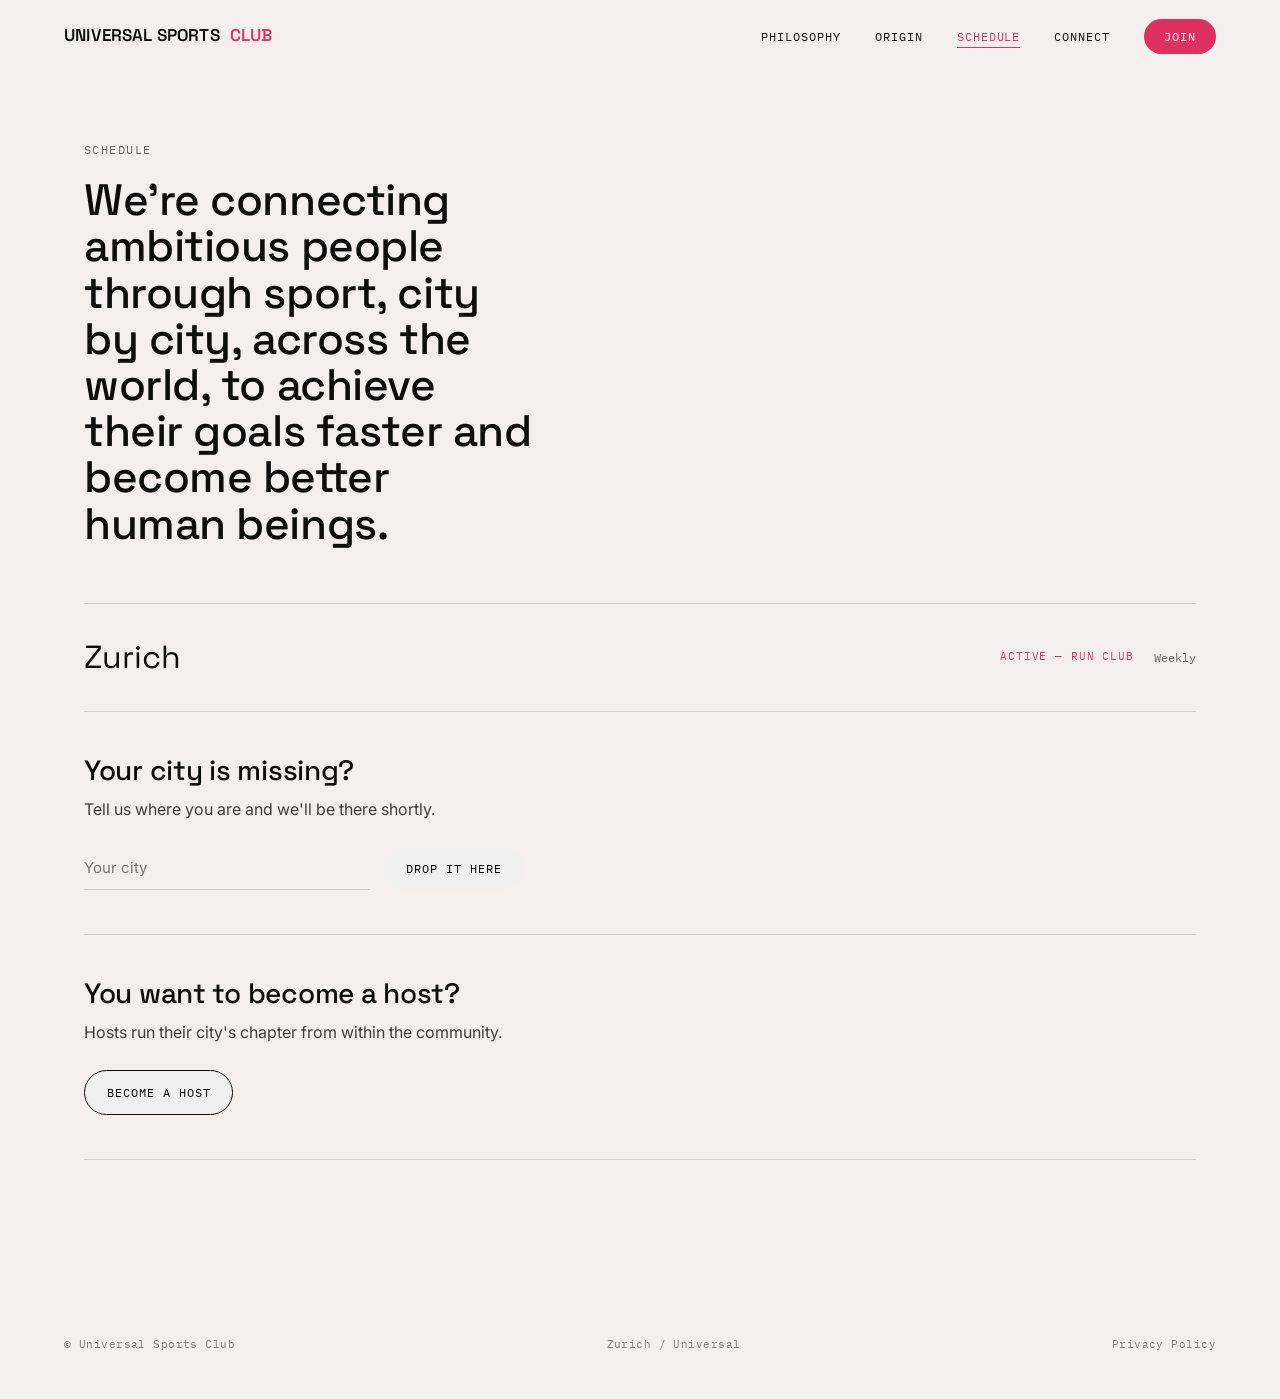
<file: schedule.html>
<!DOCTYPE html>
<html lang="en">
<head>
<meta charset="UTF-8">
<meta name="viewport" content="width=device-width, initial-scale=1.0">
<title>Schedule — Universal Sports Club</title>
<meta name="description" content="Universal Sports Club's Run Club schedule in Zürich, and how to request a new city or become a host.">
<link rel="preconnect" href="https://fonts.googleapis.com">
<link rel="preconnect" href="https://fonts.gstatic.com" crossorigin>
<link href="https://fonts.googleapis.com/css2?family=Space+Grotesk:wght@400;500;600;700&family=Inter:wght@400;500;600&family=IBM+Plex+Mono:wght@400;500&display=swap" rel="stylesheet">
<link rel="stylesheet" href="style.css">
</head>
<body>

<header id="site-header">
  <a href="index.html" class="logo">UNIVERSAL SPORTS <span>CLUB</span></a>
  <nav>
    <ul>
      <li><a href="philosophy.html">Philosophy</a></li>
      <li><a href="origin.html">Origin</a></li>
      <li><a href="schedule.html" class="active">Schedule</a></li>
      <li><a href="connect.html">Connect</a></li>
      <li><a href="join.html" class="nav-cta">Join</a></li>
    </ul>
  </nav>
  <button id="nav-toggle" class="nav-toggle" aria-label="Toggle menu" aria-expanded="false">
    <span></span><span></span><span></span>
  </button>
</header>

<div id="mobile-menu">
  <a href="philosophy.html">Philosophy</a>
  <a href="origin.html">Origin</a>
  <a href="schedule.html" class="active">Schedule</a>
  <a href="connect.html">Connect</a>
  <a href="join.html" class="nav-cta">Join</a>
</div>

<section id="schedule" class="reveal">
  <div class="eyebrow">Schedule</div>
  <h2>We're connecting ambitious people through sport, city by city, across the world, to achieve their goals faster and become better human beings.</h2>

  <div class="city-row active">
    <div class="city">Zurich</div>
    <div class="status">Active — Run Club</div>
    <div class="meta">Weekly</div>
  </div>

  <div class="schedule-block">
    <h3>Your city is missing?</h3>
    <p>Tell us where you are and we'll be there shortly.</p>
    <form class="inline-form" onsubmit="return handleCityRequest(event)">
      <input type="hidden" name="_subject" value="City Request — USC">
      <input type="text" name="requested_city" placeholder="Your city" required>
      <button class="btn btn-outline" type="submit">Drop it here</button>
    </form>
  </div>

  <div class="schedule-block">
    <h3>You want to become a host?</h3>
    <p>Hosts run their city's chapter from within the community.</p>
    <button class="btn btn-outline" onclick="toggleForm('host-form')" type="button">Become a host</button>
    <form id="host-form" class="form-grid" onsubmit="return handleSubmit(event,'host')">
      <input type="hidden" name="_subject" value="New Host Application — USC">
      <label><span>Name</span><input type="text" name="name" required></label>
      <label><span>Email</span><input type="email" name="email" required></label>
      <label><span>City you'd host</span><input type="text" name="host_city" required></label>
      <label class="full"><span>Why you?</span><textarea name="reason" rows="3"></textarea></label>
      <button class="btn btn-solid" type="submit">Submit application</button>
      <p class="form-note full">Apply for hosting, and we'll follow up directly with you.</p>
    </form>
  </div>
</section>

<footer>
  <span>&copy; Universal Sports Club</span>
  <span>Zurich / Universal</span>
  <a href="privacy-policy.html">Privacy Policy</a>
</footer>

<script src="script.js"></script>
</body>
</html>
</file>
<file: style.css>
:root{
  --ink:#0D0D0D;
  --paper:#F3EFEF;
  --paper-alt:#E9E3E3;
  --ember:#DE3163;
  --line:rgba(13,13,13,0.14);
  --line-on-ink:rgba(250,250,250,0.18);
}
*{box-sizing:border-box; margin:0; padding:0;}
html{scroll-behavior:smooth;}
body{
  background:var(--paper);
  color:var(--ink);
  font-family:'Inter',sans-serif;
  font-size:16px;
  line-height:1.6;
  -webkit-font-smoothing:antialiased;
  overflow-x:hidden;
}
a{color:inherit; text-decoration:none;}
.eyebrow{
  font-family:'IBM Plex Mono',monospace;
  font-size:12px;
  letter-spacing:0.12em;
  text-transform:uppercase;
  opacity:0.6;
}
h1,h2,h3{
  font-family:'Space Grotesk', sans-serif;
  font-weight:500;
  line-height:1.05;
  letter-spacing:-0.01em;
}
em{font-style:italic; font-weight:400; color:var(--ember);}

/* ---------- nav ---------- */
header{
  position:fixed; top:0; left:0; right:0;
  z-index:50;
  display:flex; justify-content:space-between; align-items:center;
  padding:22px 5vw;
  transition:background 0.3s ease, border-color 0.3s ease, transform 0.35s ease;
}
header.scrolled{
  background:rgba(243,239,239,0.86);
  backdrop-filter:blur(8px);
  border-bottom:1px solid var(--line);
}
header.hide{
  transform:translateY(-110%);
}
.logo{
  font-family:'Space Grotesk', sans-serif;
  font-weight:600;
  font-size:17px;
  letter-spacing:0.01em;
  display:flex; align-items:center; gap:10px;
}
.logo span{color:var(--ember);}
nav ul{
  list-style:none;
  display:flex;
  align-items:center;
  gap:34px;
}
nav a{
  font-family:'IBM Plex Mono',monospace;
  font-size:12px;
  letter-spacing:0.08em;
  text-transform:uppercase;
  position:relative;
}
nav a::after{
  content:'';
  position:absolute; left:0; bottom:-4px;
  width:0; height:1px;
  background:var(--ink);
  transition:width 0.25s ease;
}
nav a:hover::after{width:100%;}
nav a.active{color:var(--ember);}
nav a.active::after{width:100%; background:var(--ember);}
nav a.nav-cta{
  background:var(--ember);
  color:#FAFAFA;
  padding:10px 20px;
  border-radius:100px;
  transition:background 0.2s ease;
}
nav a.nav-cta::after{display:none;}
nav a.nav-cta:hover{background:#C22553;}
nav a.nav-cta.active{color:#FAFAFA;}
.nav-toggle{
  display:none;
  background:none; border:none; cursor:pointer;
  width:26px; height:20px; position:relative; z-index:60;
  padding:0;
}
.nav-toggle span{
  display:block; position:absolute; left:0; width:100%; height:2px;
  background:var(--ink);
  transition:transform 0.25s ease, opacity 0.2s ease;
}
.nav-toggle span:nth-child(1){top:0;}
.nav-toggle span:nth-child(2){top:9px;}
.nav-toggle span:nth-child(3){top:18px;}
.nav-toggle.open span:nth-child(1){transform:translateY(9px) rotate(45deg);}
.nav-toggle.open span:nth-child(2){opacity:0;}
.nav-toggle.open span:nth-child(3){transform:translateY(-9px) rotate(-45deg);}

#mobile-menu{
  position:fixed; inset:0; z-index:45;
  background:var(--paper);
  display:flex; flex-direction:column; align-items:center; justify-content:center;
  gap:30px;
  transform:translateY(-100%);
  transition:transform 0.35s ease;
}
#mobile-menu.open{transform:translateY(0);}
#mobile-menu a{
  font-family:'Space Grotesk', sans-serif; font-size:clamp(24px,7vw,32px); font-weight:500;
}
#mobile-menu a.active{color:var(--ember);}
#mobile-menu a.nav-cta{
  background:var(--ember); color:#FAFAFA;
  padding:14px 30px; border-radius:100px;
  font-family:'IBM Plex Mono',monospace; font-size:14px;
  letter-spacing:0.08em; text-transform:uppercase;
}
#mobile-menu a.nav-cta.active{color:#FAFAFA;}

section{
  position:relative;
  z-index:1;
  padding:140px 5vw;
  max-width:1240px;
  margin:0 auto;
}

/* ---------- hero ---------- */
#hero{
  min-height:100svh;
  display:flex; flex-direction:column; justify-content:center;
  padding-top:120px;
}
#hero .eyebrow{margin-bottom:22px;}
#hero h1{
  font-size:clamp(38px, 6.4vw, 96px);
  max-width:16ch;
}
#hero .lede{
  margin-top:34px;
  max-width:46ch;
  font-size:clamp(16px,1.6vw,19px);
  opacity:0.82;
}

/* ---------- reveal ---------- */
.reveal{
  opacity:0; transform:translateY(24px);
  transition:opacity 0.8s ease, transform 0.8s ease;
}
.reveal.in{opacity:1; transform:translateY(0);}

/* ---------- manifesto ---------- */
#manifesto{
  background:var(--paper);
  color:var(--ink);
  border-radius:2px;
}
#manifesto .eyebrow{color:var(--ink); opacity:0.5;}
#manifesto h2{
  font-size:clamp(28px,4vw,52px);
  max-width:20ch;
  margin-bottom:40px;
}
.manifesto-grid{
  display:grid;
  grid-template-columns:1.1fr 0.9fr;
  gap:70px;
  align-items:start;
}
.manifesto-grid p{
  font-size:clamp(15px,1.3vw,17px);
  opacity:0.86;
  margin-bottom:20px;
}
.life-areas{
  display:flex; flex-wrap:wrap; gap:10px;
  margin-top:8px;
}
.life-areas span{
  font-family:'IBM Plex Mono',monospace;
  font-size:12px;
  letter-spacing:0.04em;
  padding:8px 14px;
  border:1px solid var(--line-on-ink);
  border-radius:100px;
  opacity:0.85;
}

/* ---------- origin ---------- */
#origin{
  max-width:760px;
}
#origin h2{font-size:clamp(26px,3.6vw,44px); margin-bottom:24px; max-width:14ch;}
#origin p{max-width:52ch; opacity:0.82; margin-bottom:16px;}
.sport-tags{display:flex; flex-wrap:wrap; gap:8px; margin-top:22px;}
.sport-tags span{
  font-family:'IBM Plex Mono',monospace;
  font-size:11px; letter-spacing:0.06em;
  padding:6px 12px; border:1px solid var(--line); border-radius:100px;
  opacity:0.65;
}

/* ---------- schedule ---------- */
#schedule .eyebrow{margin-bottom:18px;}
#schedule h2{font-size:clamp(26px,3.6vw,44px); margin-bottom:56px; max-width:16ch;}
.city-row{
  display:grid;
  grid-template-columns:1fr auto auto;
  gap:20px;
  align-items:center;
  padding:28px 0;
  border-top:1px solid var(--line);
}
.city-row:last-child{border-bottom:1px solid var(--line);}
.city-row .city{
  font-family:'Space Grotesk', sans-serif;
  font-size:clamp(22px,2.6vw,32px);
}
.city-row .status{
  font-family:'IBM Plex Mono',monospace;
  font-size:11px; letter-spacing:0.08em; text-transform:uppercase;
}
.city-row.active .status{color:var(--ember);}
.city-row .meta{
  font-family:'IBM Plex Mono',monospace;
  font-size:12px;
  text-align:right;
  opacity:0.6;
}

.schedule-block{
  padding:44px 0;
  border-top:1px solid var(--line);
}
.schedule-block:last-child{border-bottom:1px solid var(--line);}
.schedule-block h3{
  font-size:clamp(20px,2.4vw,28px);
  margin-bottom:12px;
  font-weight:500;
}
.schedule-block p{opacity:0.78; max-width:52ch; margin-bottom:24px;}
.inline-form{
  display:flex; gap:14px; max-width:440px;
}
.inline-form input{
  flex:1;
  background:transparent;
  border:none; border-bottom:1px solid var(--line);
  padding:10px 0;
  font-family:'Inter',sans-serif; font-size:15px;
  color:var(--ink);
}
.inline-form input:focus{outline:none; border-color:var(--ember);}
.inline-form button{border:none; cursor:pointer; flex-shrink:0;}

/* ---------- join ---------- */
#join{
  display:grid;
  grid-template-columns:1fr 1fr;
  gap:28px;
}
#join .eyebrow{grid-column:1/-1; margin-bottom:8px;}
#join h2{grid-column:1/-1; font-size:clamp(26px,3.6vw,44px); margin-bottom:50px; max-width:18ch;}
.join-card{
  border:1px solid var(--line);
  border-radius:6px;
  padding:40px;
  display:flex; flex-direction:column;
  transition:border-color 0.25s ease, transform 0.25s ease;
}
.join-card:hover{border-color:var(--ink); transform:translateY(-4px);}
.join-card .num{font-family:'IBM Plex Mono',monospace; font-size:12px; opacity:0.5; margin-bottom:18px;}
.join-card h3{font-size:26px; margin-bottom:14px;}
.join-card p{opacity:0.78; margin-bottom:28px; flex-grow:1;}
.btn{
  display:inline-flex; align-items:center; gap:10px;
  font-family:'IBM Plex Mono',monospace; font-size:12px;
  letter-spacing:0.08em; text-transform:uppercase;
  padding:14px 22px; border-radius:100px;
  width:fit-content;
  transition:gap 0.25s ease, background 0.25s ease, color 0.25s ease;
}
.btn-solid{background:var(--ink); color:var(--paper);}
.btn-solid:hover{gap:16px; background:var(--ember); color:var(--paper);}
.btn-outline{border:1px solid var(--ink);}
.btn-outline:hover{gap:16px; background:var(--ink); color:var(--paper);}

.btn-hero{
  display:inline-flex; align-items:center; gap:12px;
  background:var(--ember); color:#FAFAFA;
  font-family:'IBM Plex Mono',monospace; font-weight:500;
  font-size:14px; letter-spacing:0.06em; text-transform:uppercase;
  padding:20px 34px; border-radius:100px;
  width:fit-content;
  transition:gap 0.25s ease, background 0.25s ease, transform 0.15s ease;
}
.btn-hero:hover{gap:18px; background:#C22553; transform:translateY(-2px);}

/* form */
#trial-form, #member-form, #host-form{
  display:none;
  margin-top:60px;
  padding-top:48px;
  border-top:1px solid var(--line);
}
#trial-form.open, #member-form.open, #host-form.open{display:block;}
.form-grid{
  display:grid;
  grid-template-columns:1fr 1fr;
  gap:20px;
  max-width:640px;
}
.form-grid label{grid-column:1/-1; display:flex; flex-direction:column; gap:8px;}
.form-grid label.full{grid-column:1/-1;}
.form-grid span{font-family:'IBM Plex Mono',monospace; font-size:11px; letter-spacing:0.06em; text-transform:uppercase; opacity:0.6;}
.form-grid input, .form-grid select, .form-grid textarea{
  background:transparent;
  border:none; border-bottom:1px solid var(--line);
  padding:10px 0;
  font-family:'Inter',sans-serif; font-size:15px;
  color:var(--ink);
}
.form-grid input:focus, .form-grid select:focus, .form-grid textarea:focus{
  outline:none; border-color:var(--ember);
}
.form-grid button{margin-top:12px; border:none; cursor:pointer;}
.form-note{margin-top:20px; font-size:13px; opacity:0.6;}

/* ---------- connect ---------- */
#connect{
  background:var(--paper-alt);
  color:var(--ink);
  text-align:center;
  border-radius:2px;
}
#connect .eyebrow{color:var(--ink); opacity:0.5;}
#connect h2{
  font-size:clamp(30px,5vw,64px);
  margin:20px 0 50px;
}
.connect-links{
  display:flex; justify-content:center; flex-wrap:wrap; gap:14px;
}
.connect-links a{
  font-family:'IBM Plex Mono',monospace;
  font-size:13px; letter-spacing:0.06em; text-transform:uppercase;
  padding:16px 28px;
  border:1px solid var(--line);
  border-radius:100px;
  transition:background 0.25s ease, border-color 0.25s ease, color 0.25s ease;
}
.connect-links a:hover{background:var(--ink); color:var(--paper); border-color:var(--ink);}

/* ---------- page-level closing CTA (non-home pages) ---------- */
.page-cta{text-align:center; padding-top:80px; padding-bottom:80px;}
.page-cta h2{font-size:clamp(24px,3.6vw,40px); max-width:16ch; margin:0 auto 30px;}

footer{
  padding:36px 5vw 46px;
  display:flex; justify-content:space-between; align-items:center;
  font-family:'IBM Plex Mono',monospace;
  font-size:11px; letter-spacing:0.04em; opacity:0.5;
  position:relative; z-index:1;
}

@media (max-width:860px){
  .manifesto-grid, #origin, #join{grid-template-columns:1fr;}
  #origin{gap:40px;}
  nav ul{gap:20px;}
  .form-grid{grid-template-columns:1fr;}
  .city-row{grid-template-columns:1fr; gap:6px; text-align:left;}
  .city-row .meta{text-align:left;}
}
@media (max-width:640px){
  nav ul{display:none;}
  .nav-toggle{display:block;}
}

@media (prefers-reduced-motion: reduce){
  html{scroll-behavior:auto;}
  .reveal{transition:none; opacity:1; transform:none;}
}

/* Footer Styles Update */
footer {
  display: flex;
  flex-wrap: wrap;
  justify-content: space-between;
  align-items: center;
  gap: 12px;
}

footer a {
  color: inherit;
  text-decoration: none;
  transition: opacity 0.2s ease;
}

footer a:hover {
  opacity: 0.7;
}
</file>
